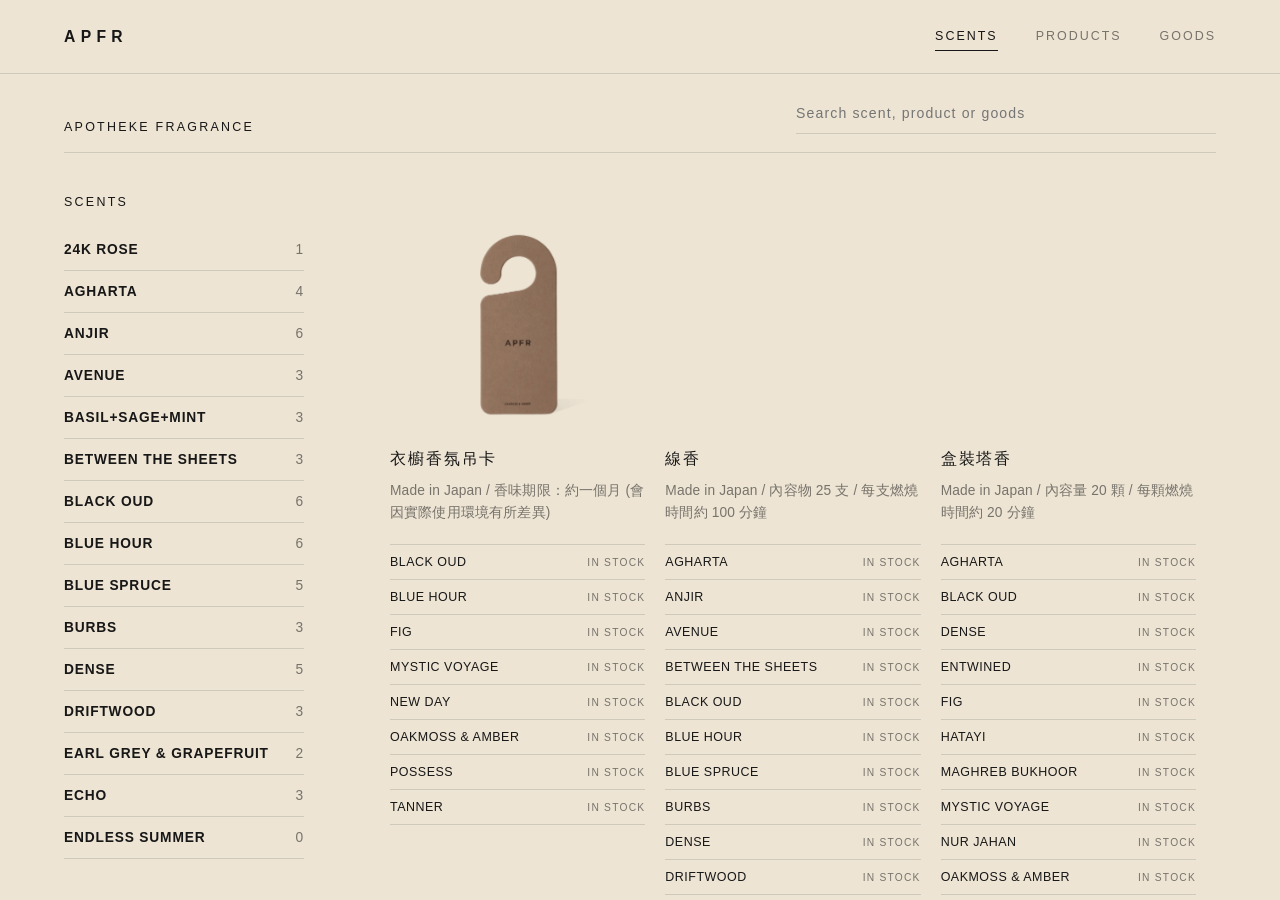
<file: index.html>
<!doctype html>
<html lang="zh-Hant">
  <head>
    <meta charset="UTF-8" />
    <meta http-equiv="refresh" content="0; url=customer-inventory.html" />
    <meta name="viewport" content="width=device-width, initial-scale=1.0" />
    <title>APFR</title>
  </head>
  <body></body>
</html>
</file>
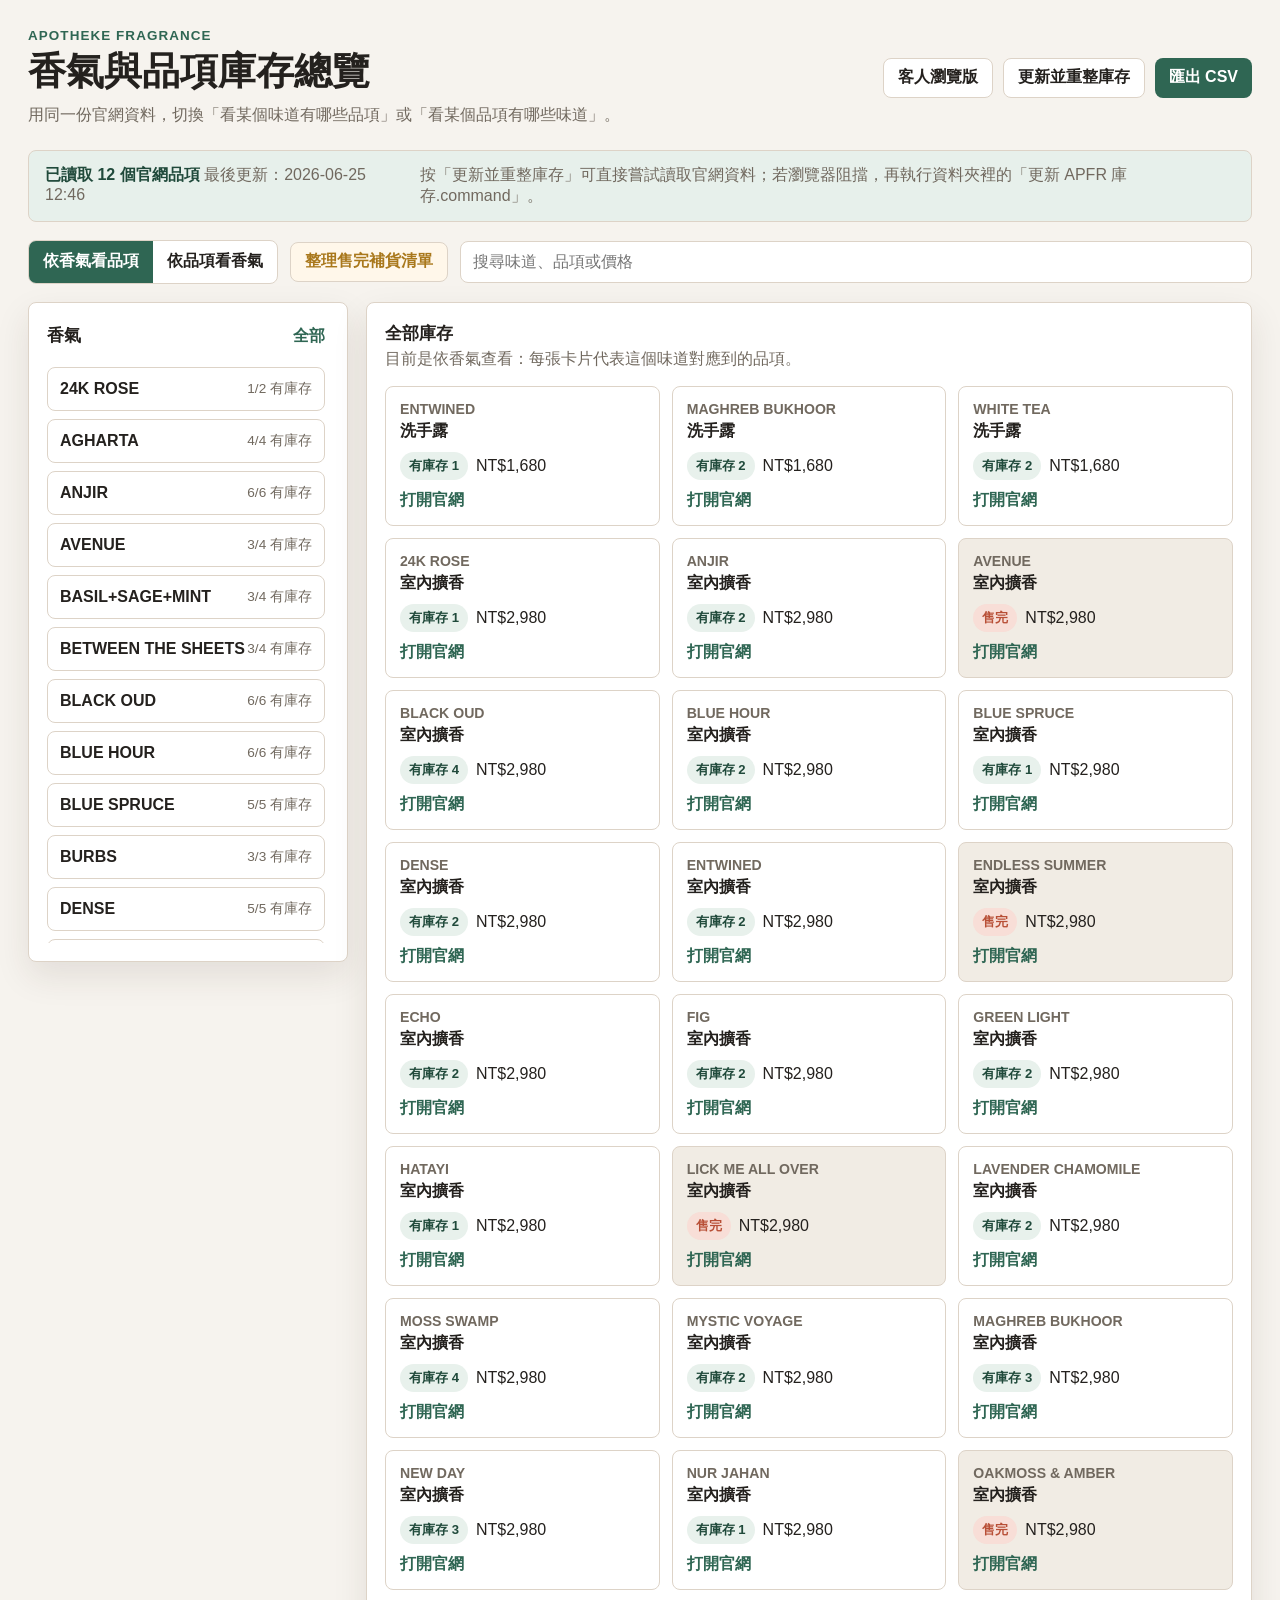
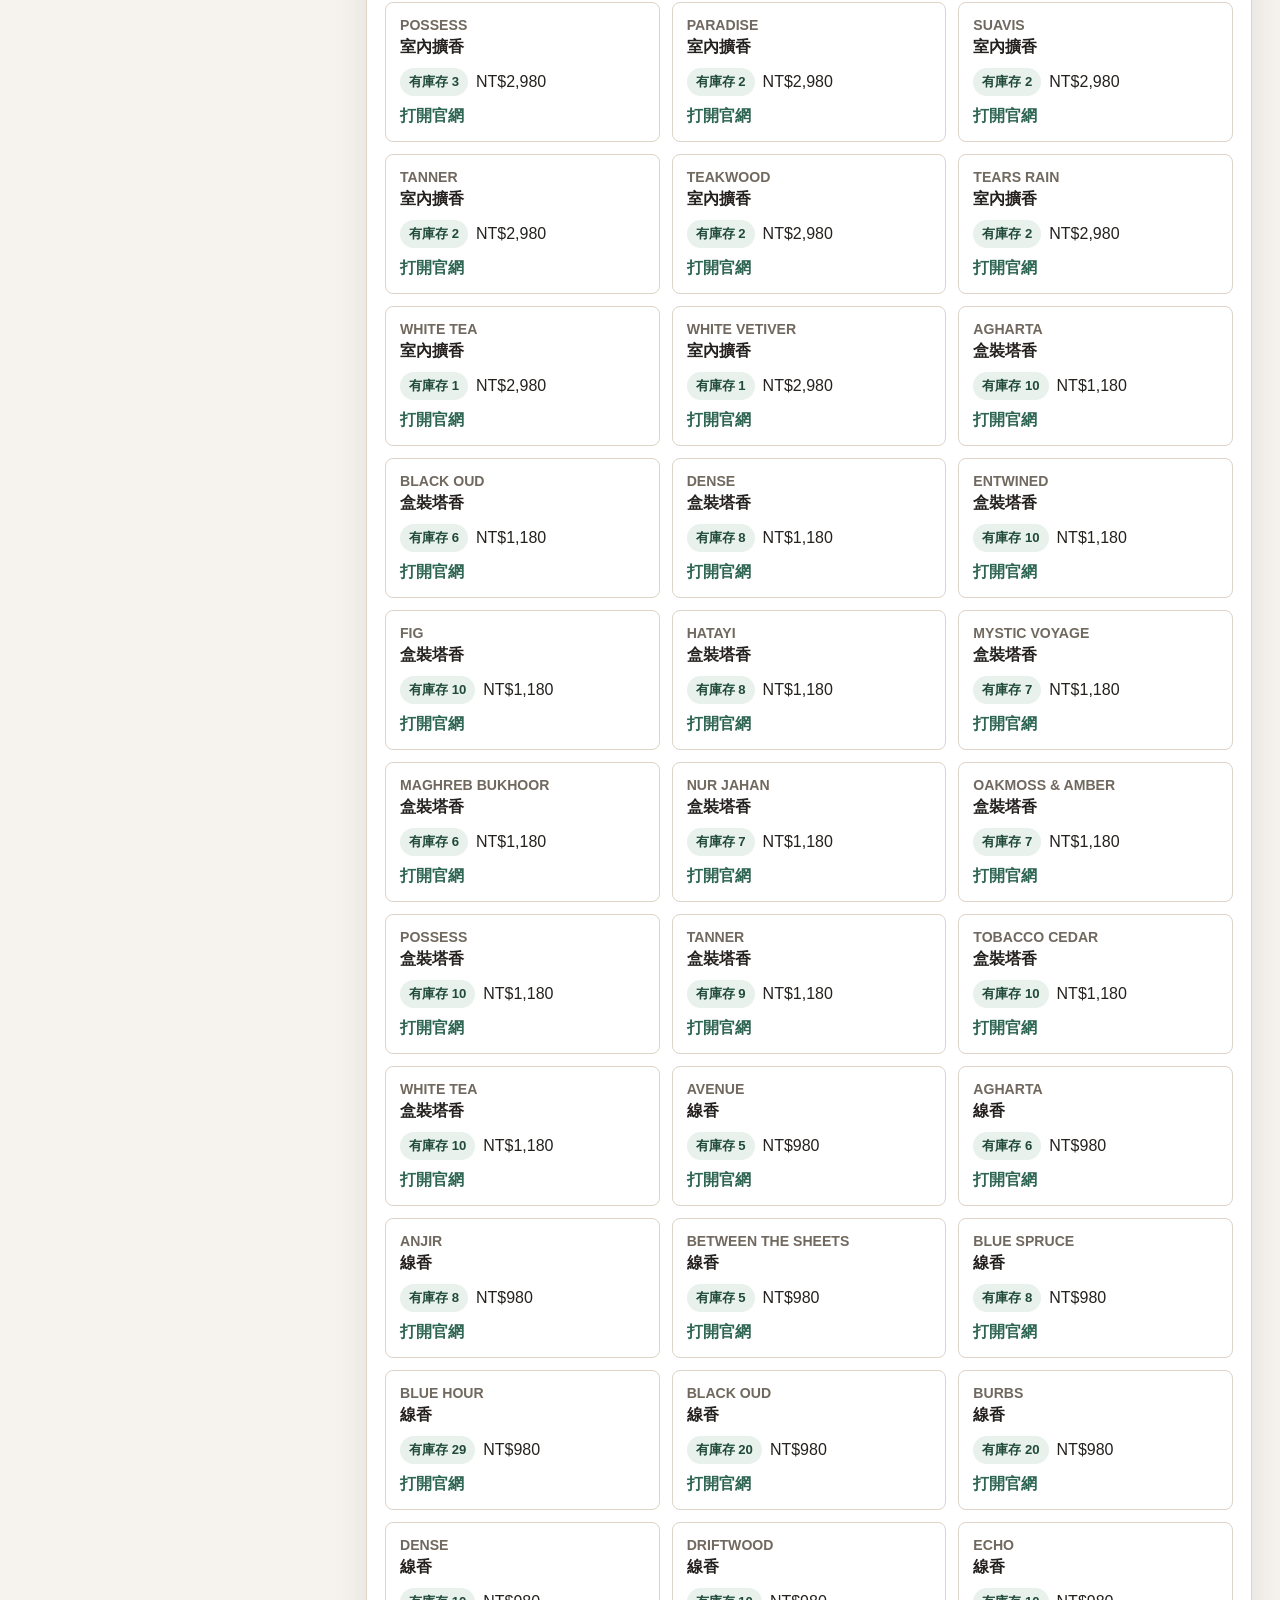
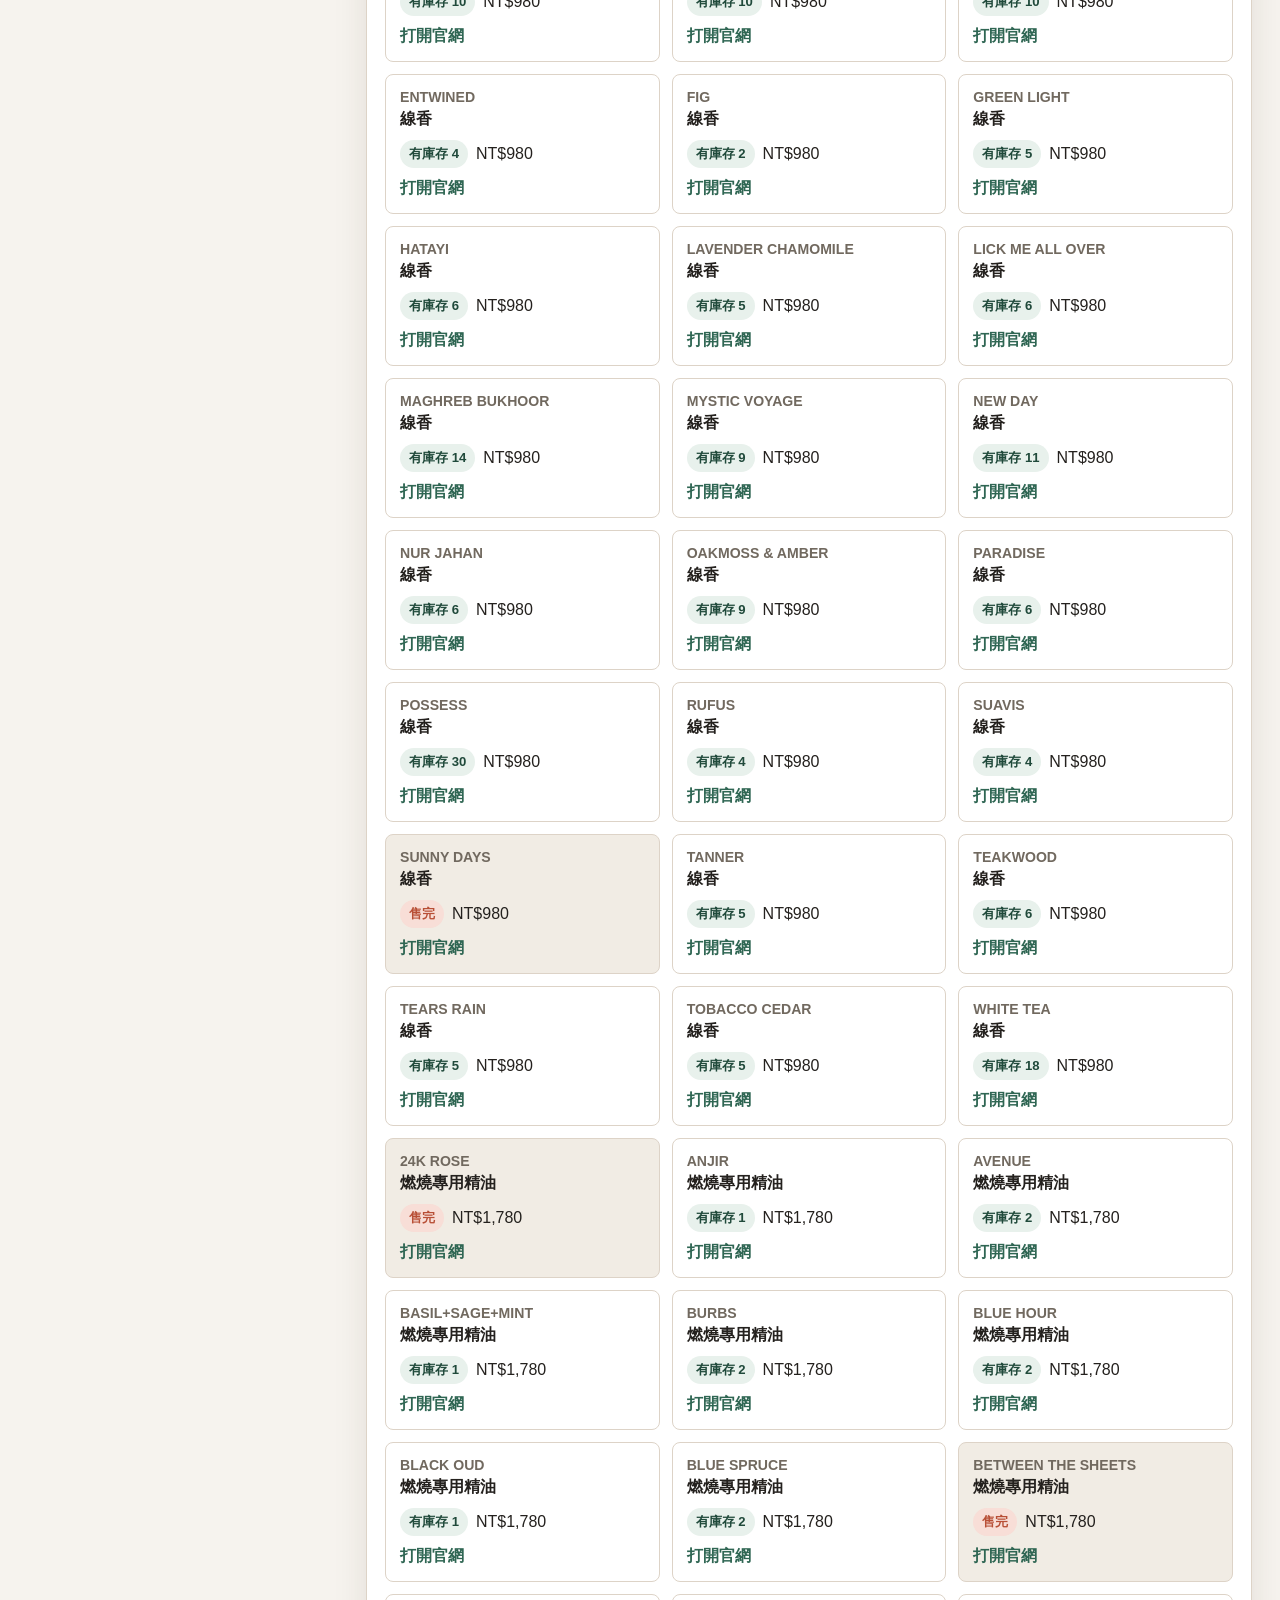
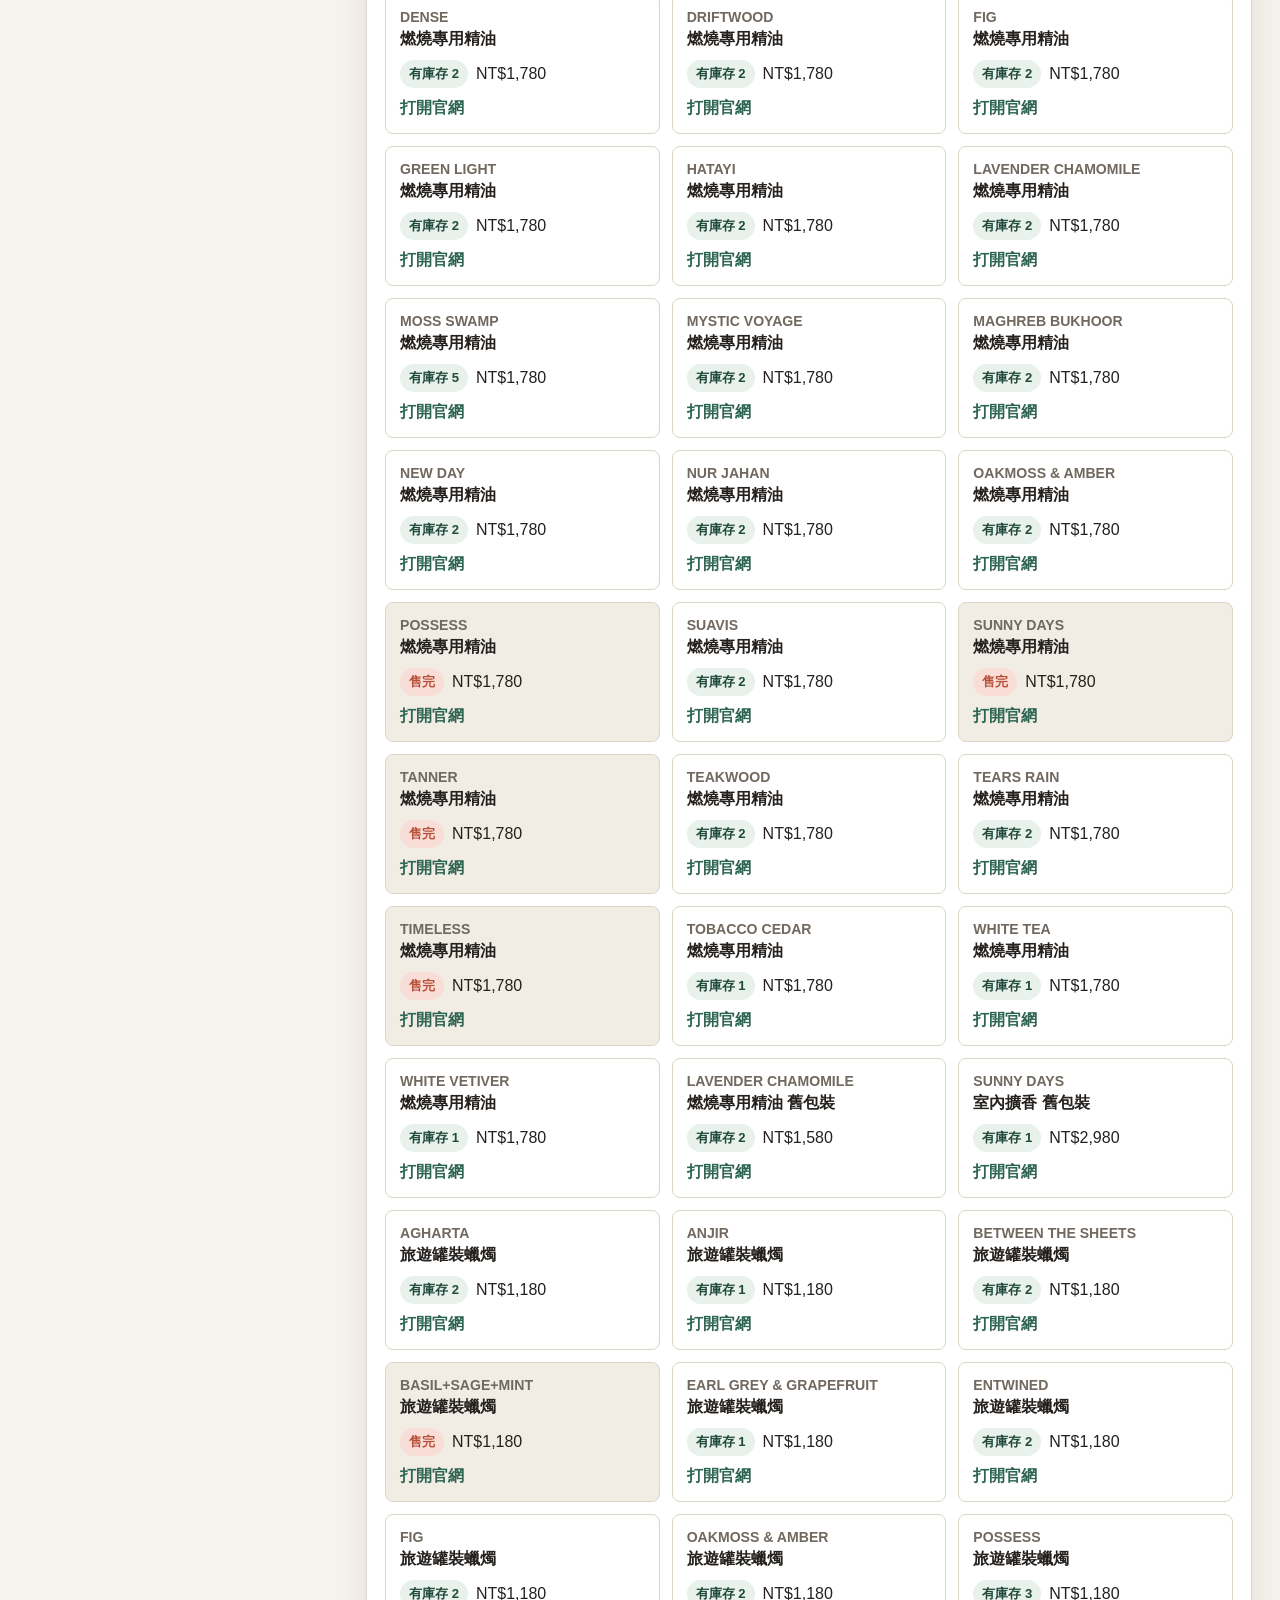
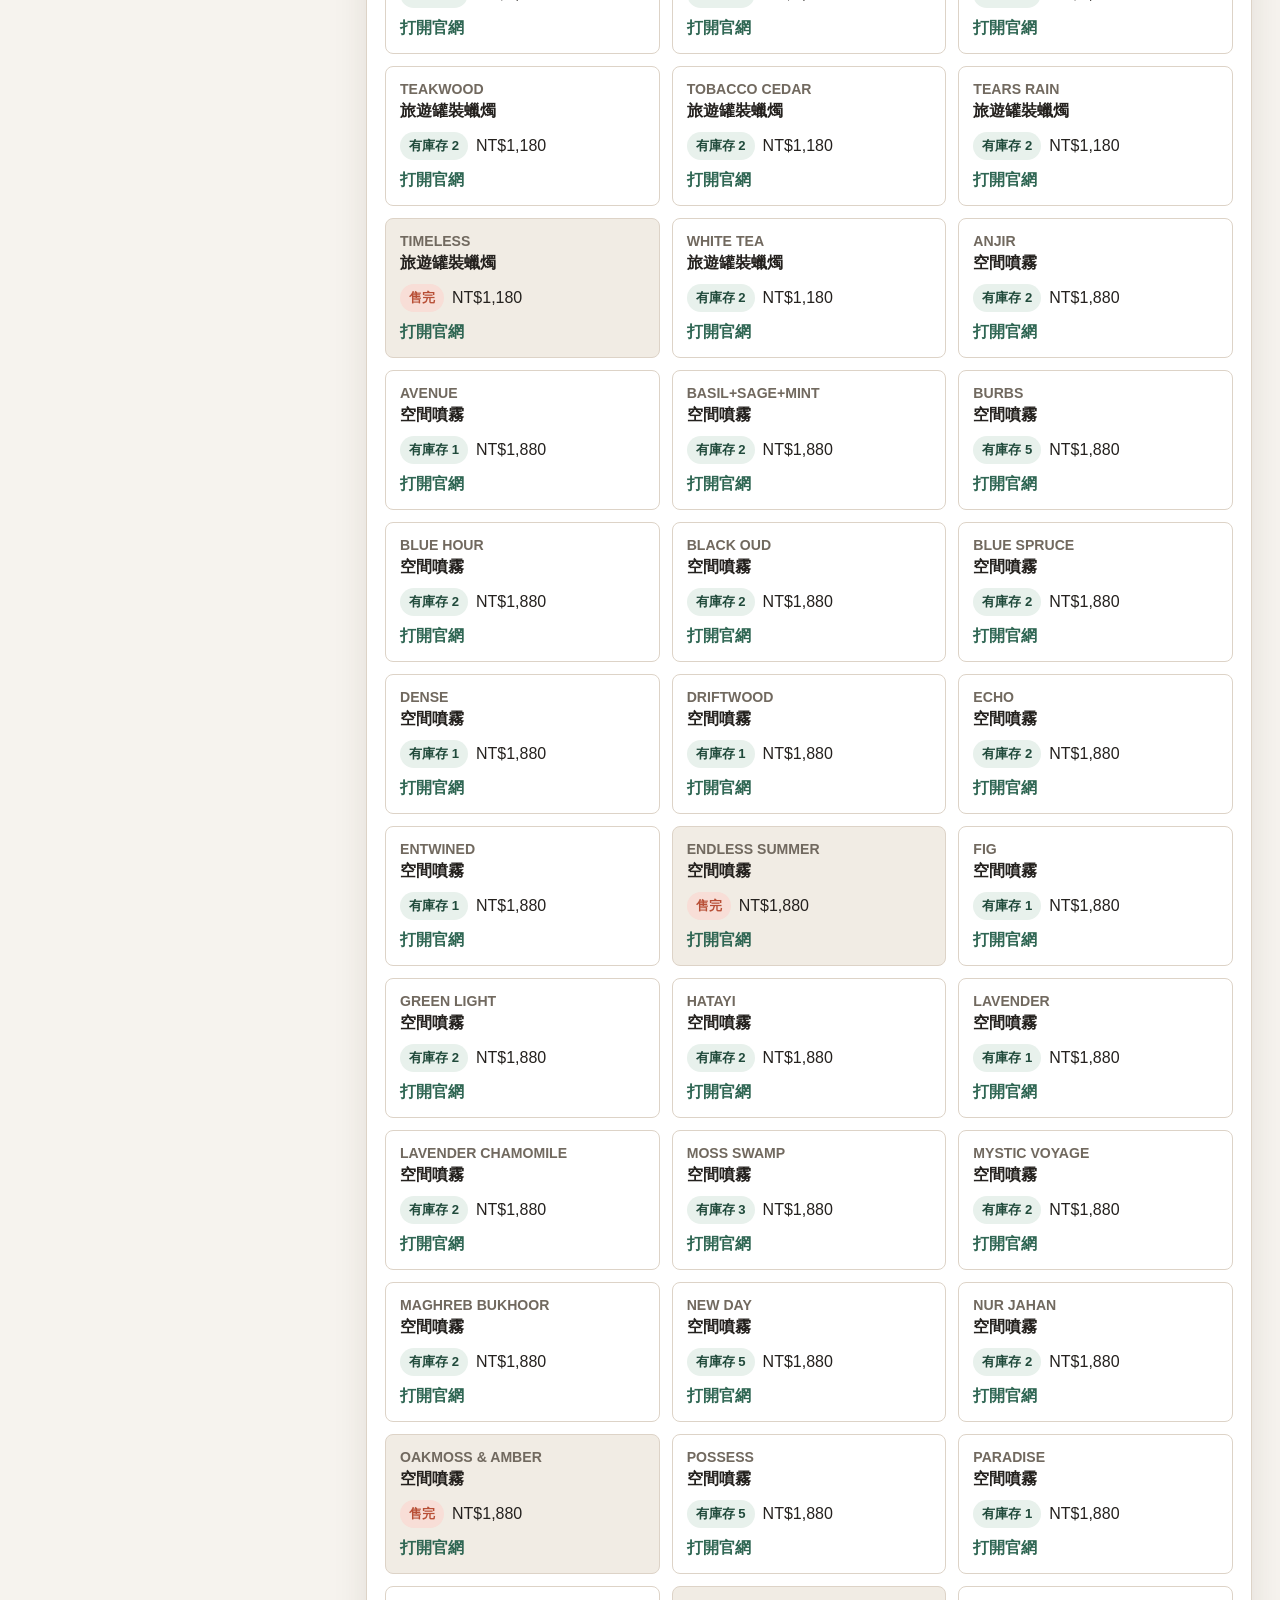
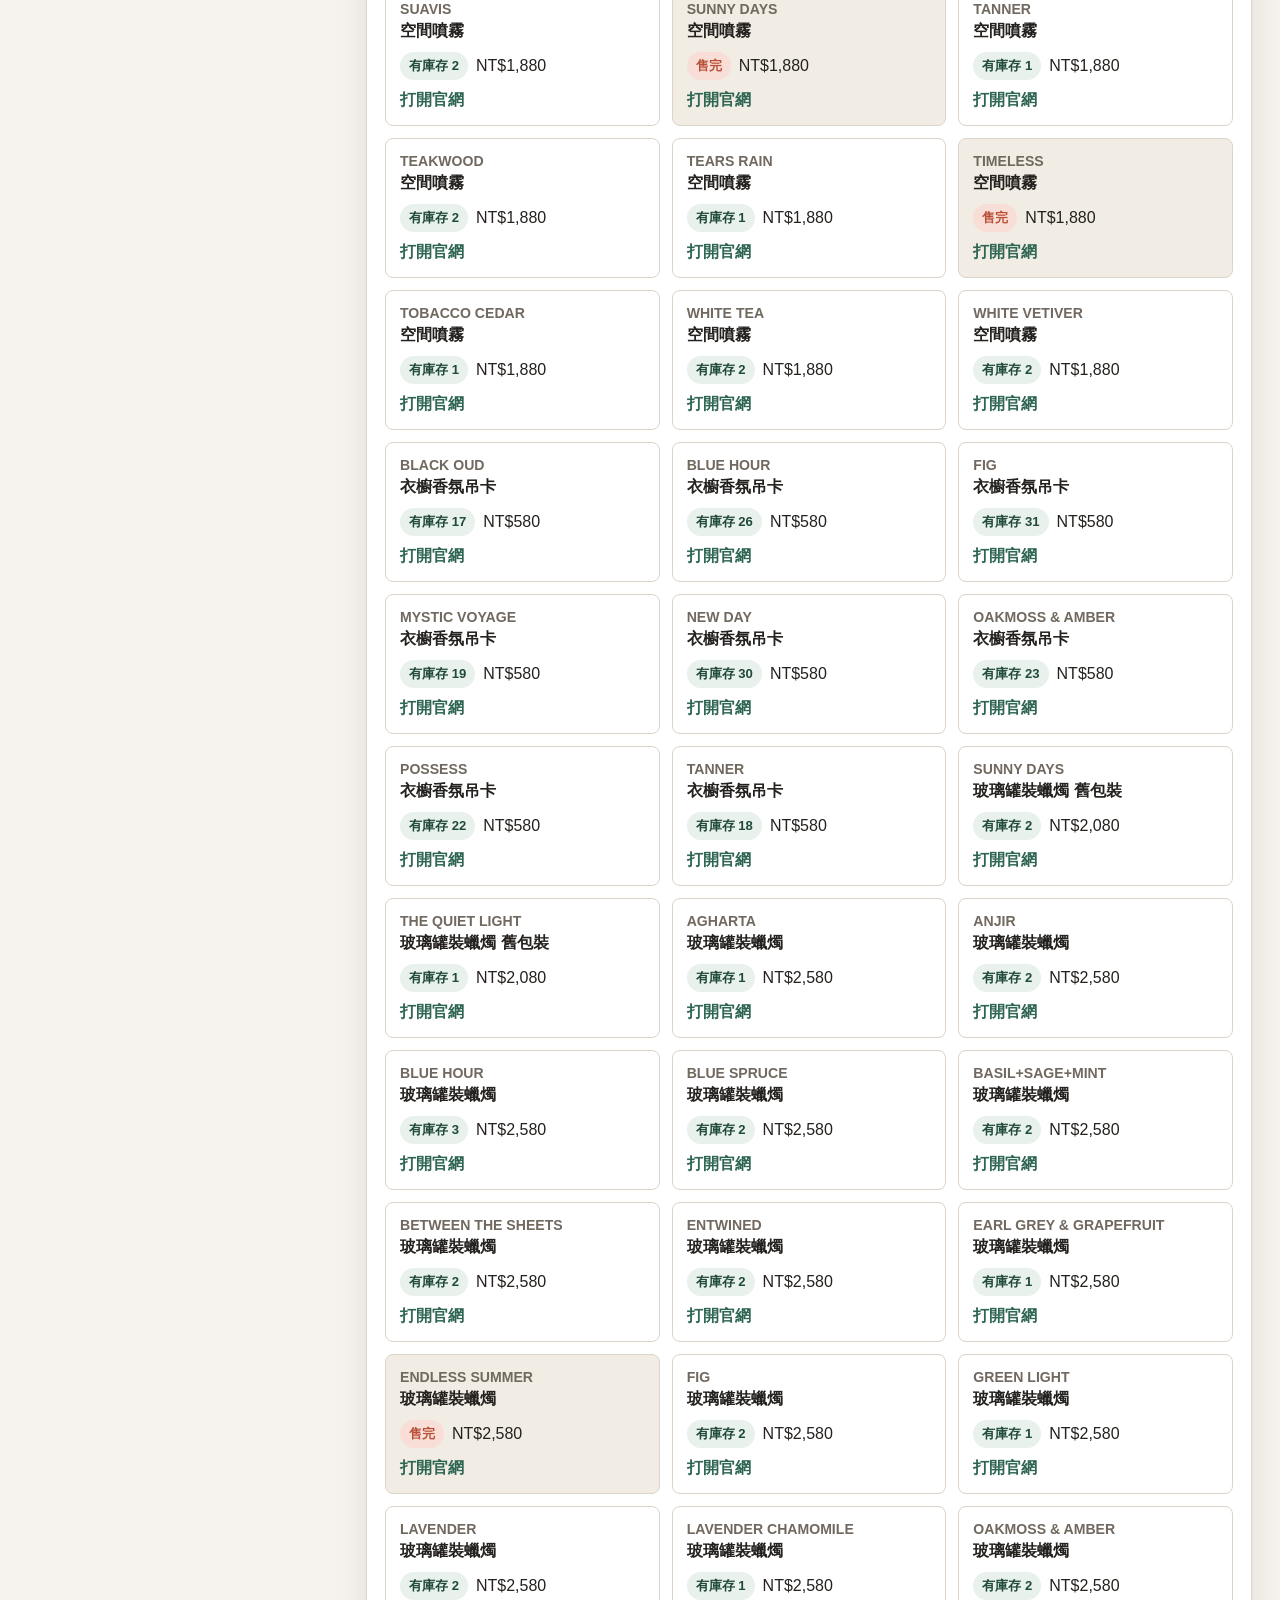
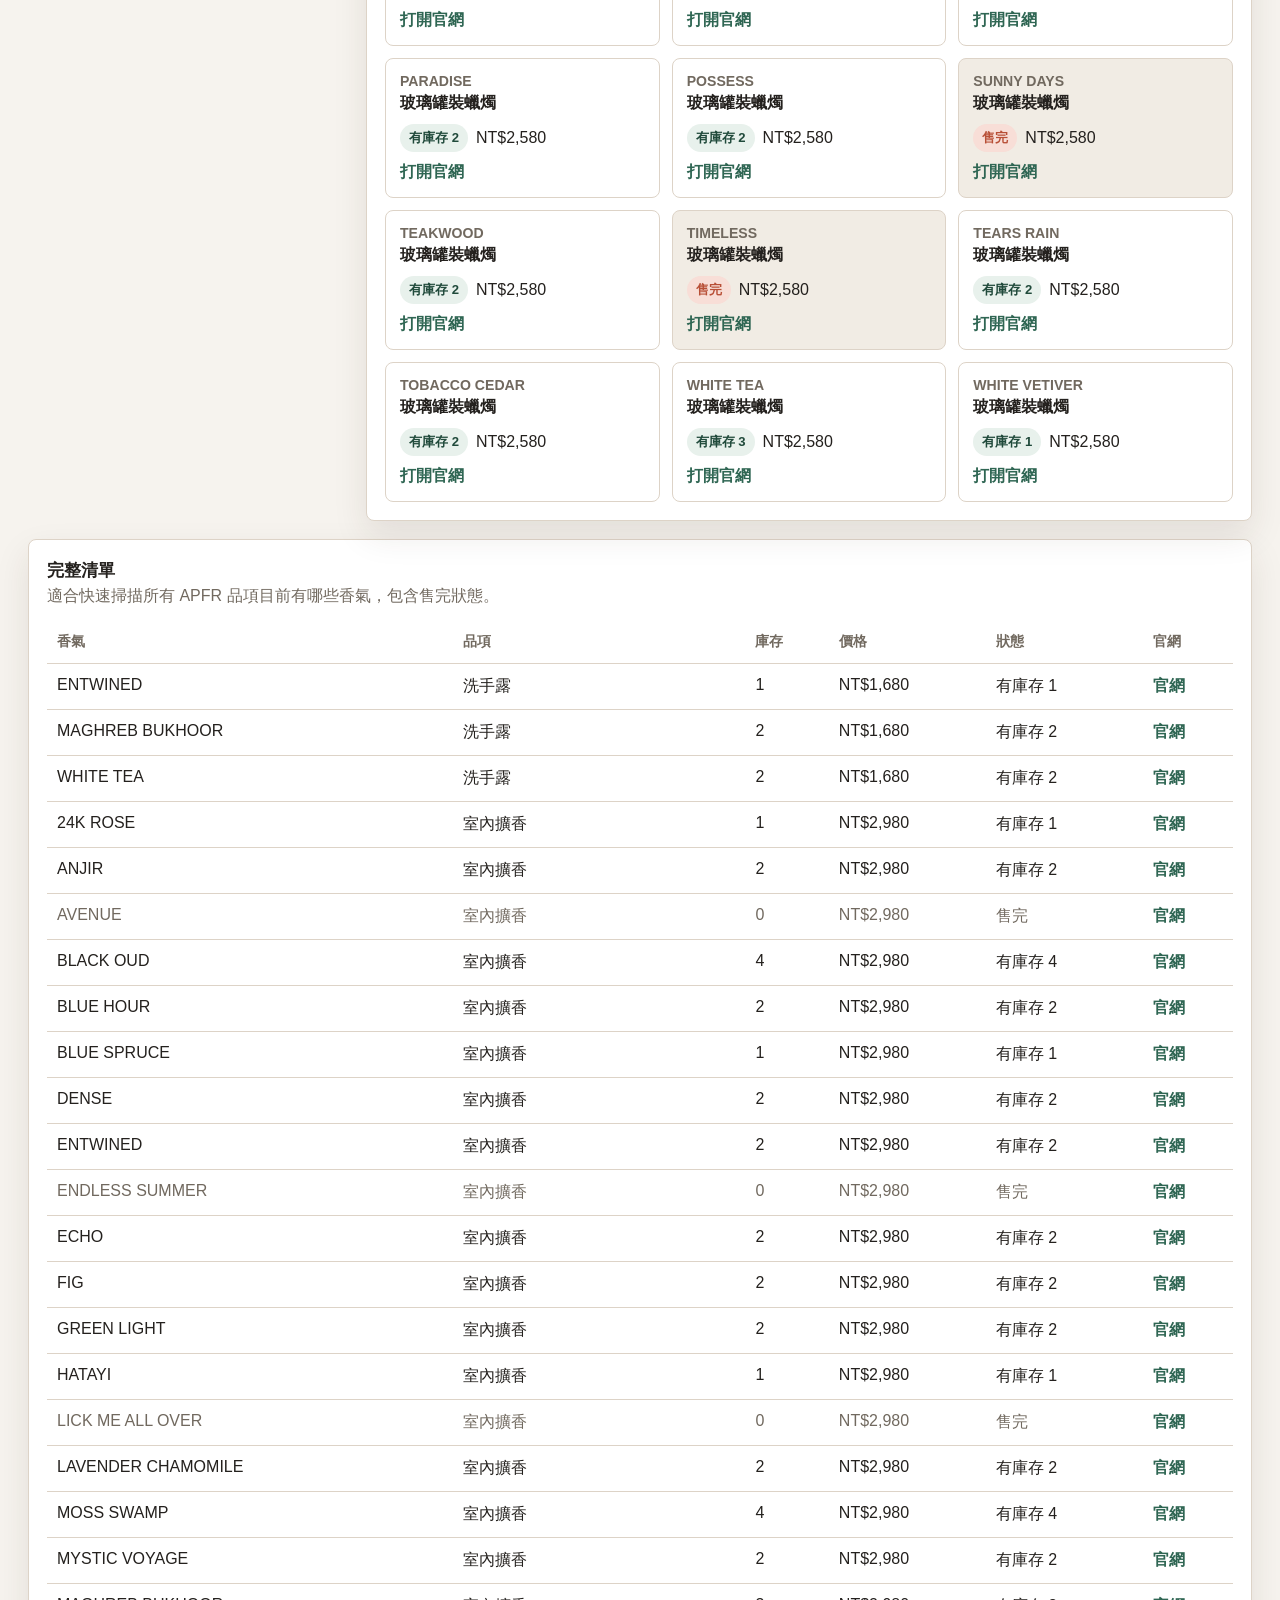
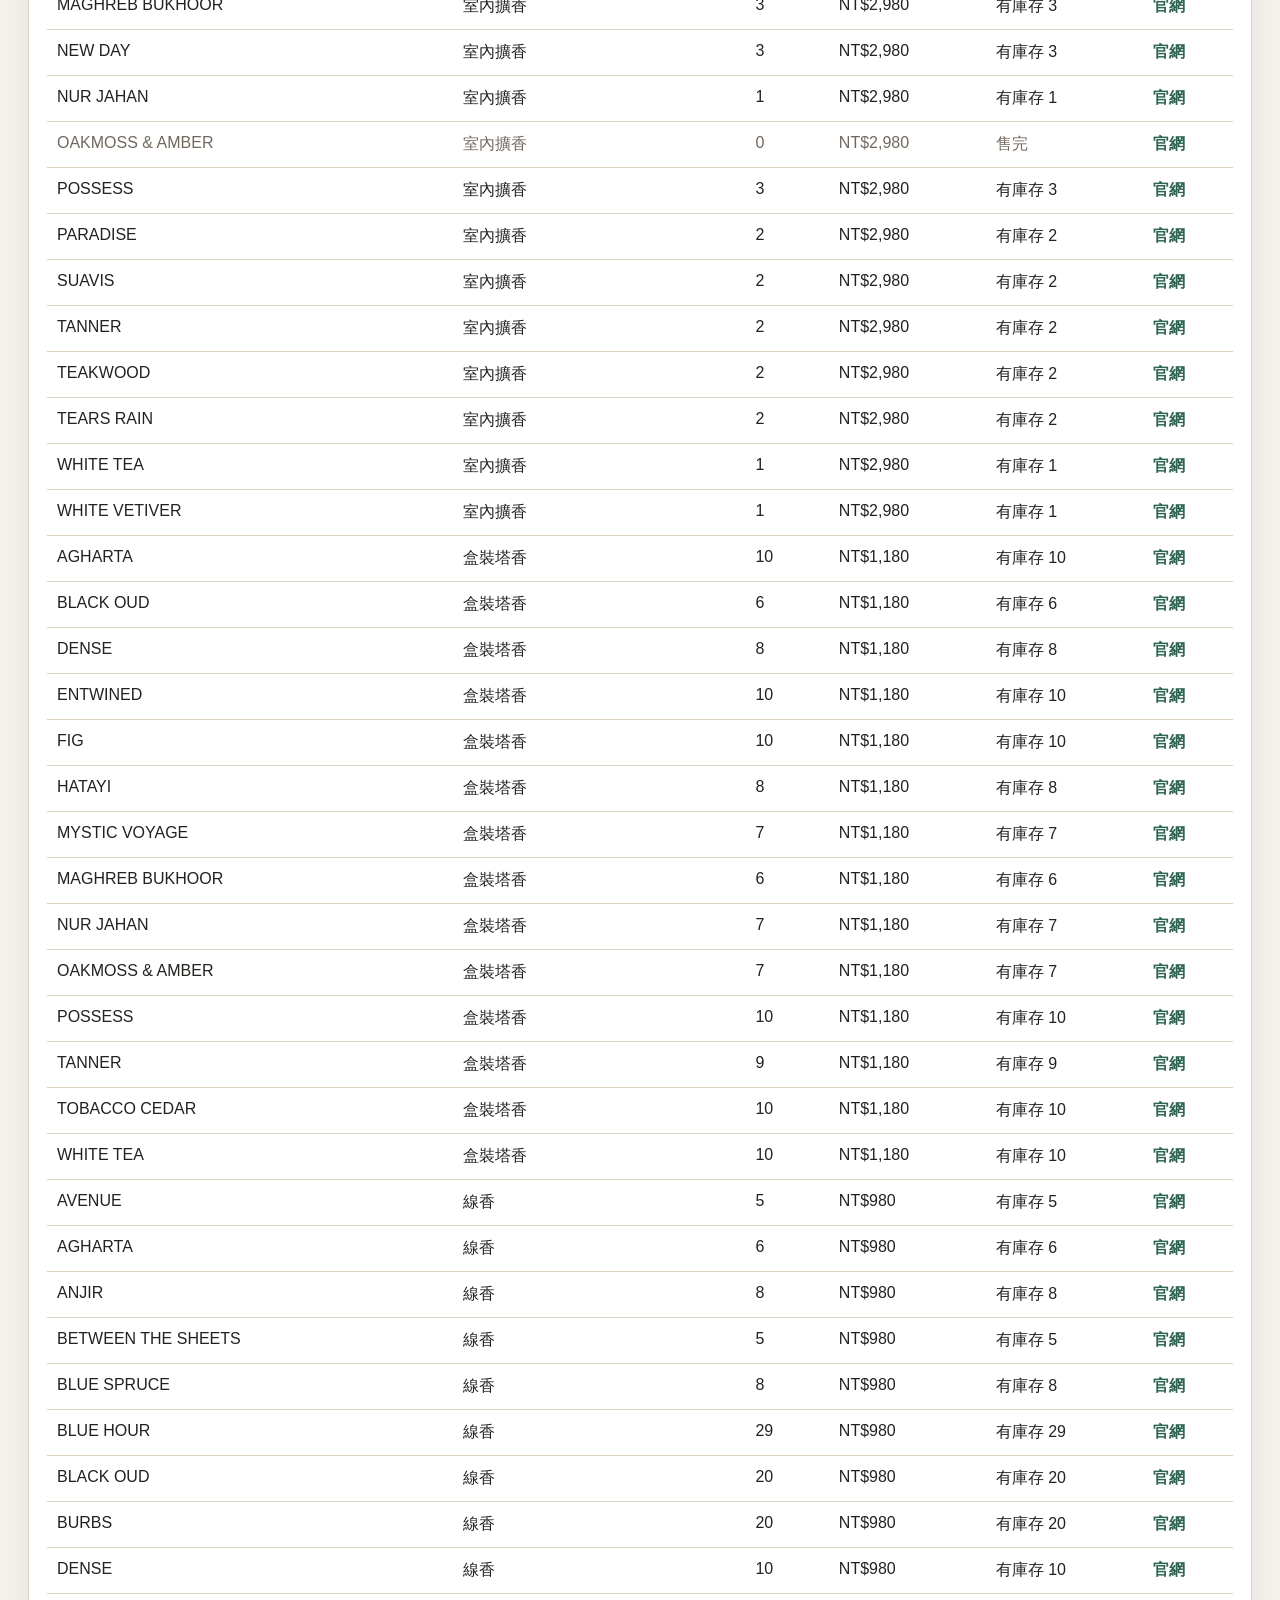
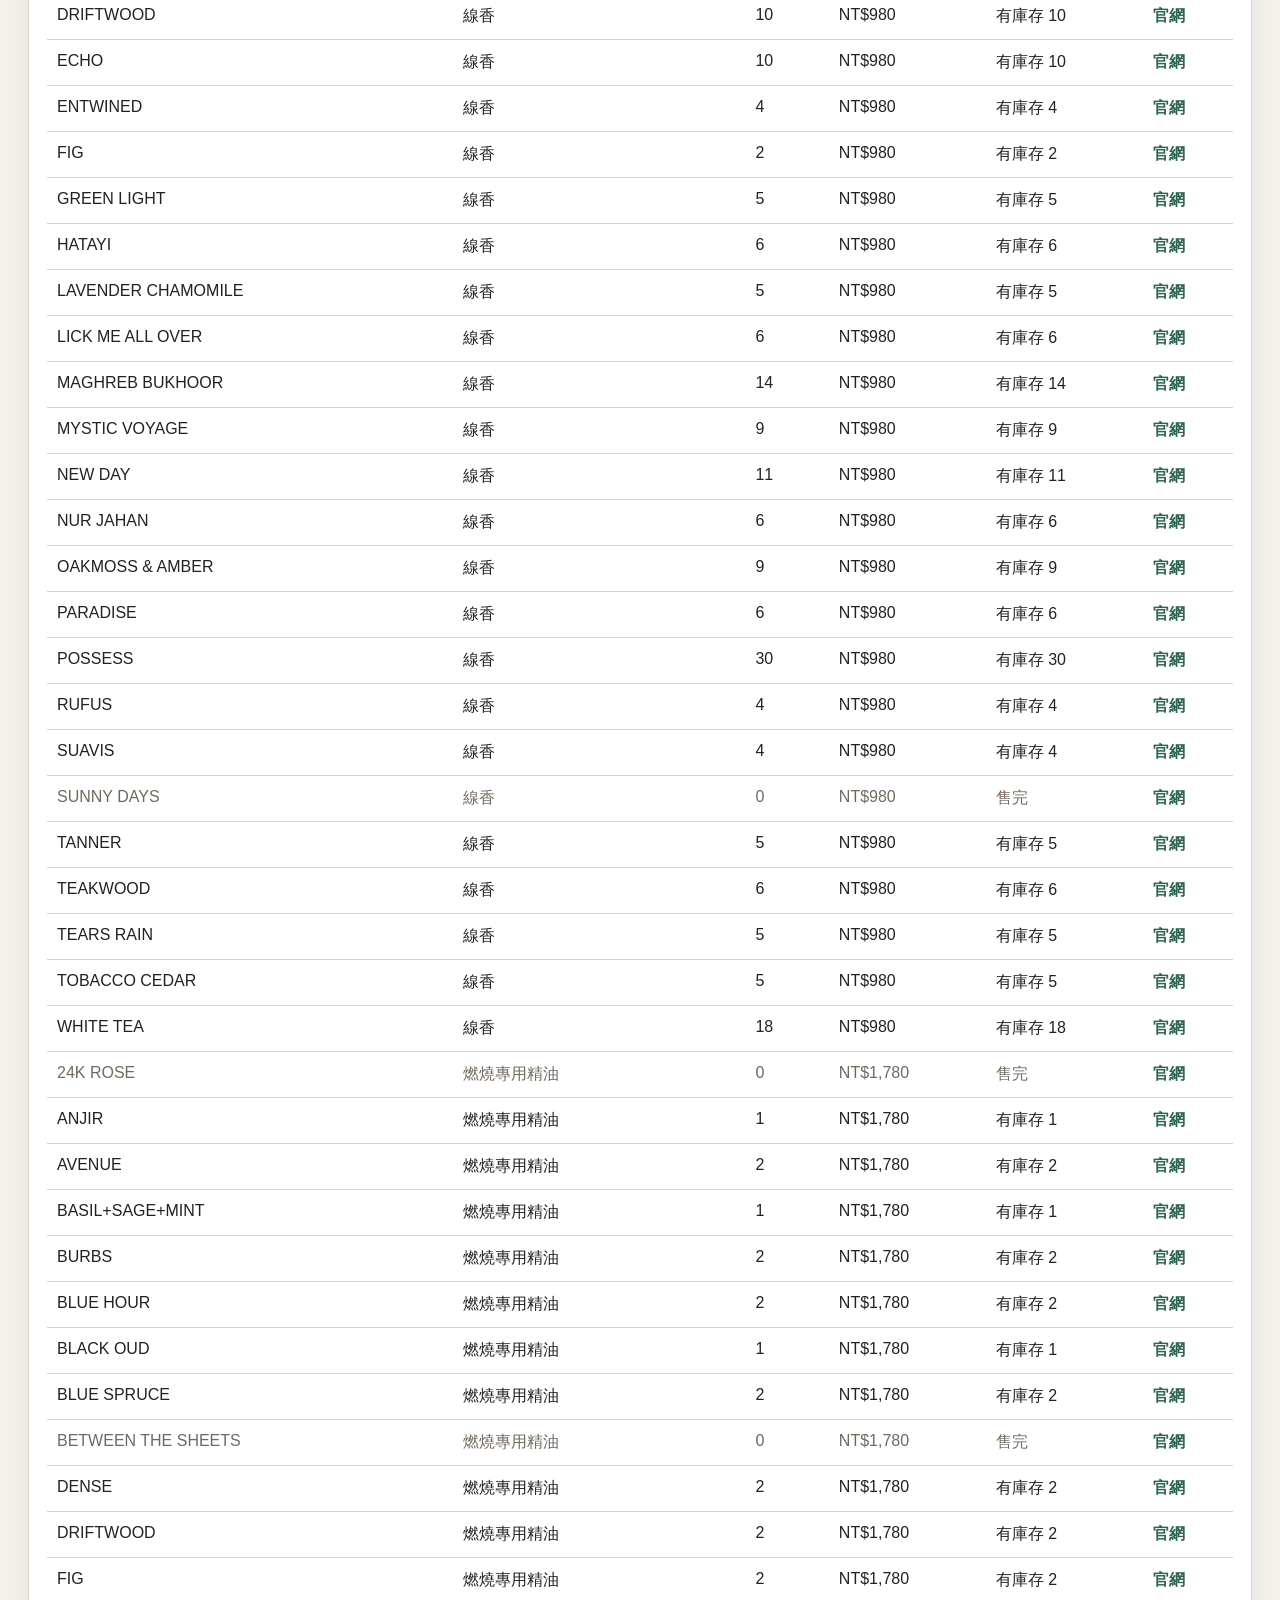
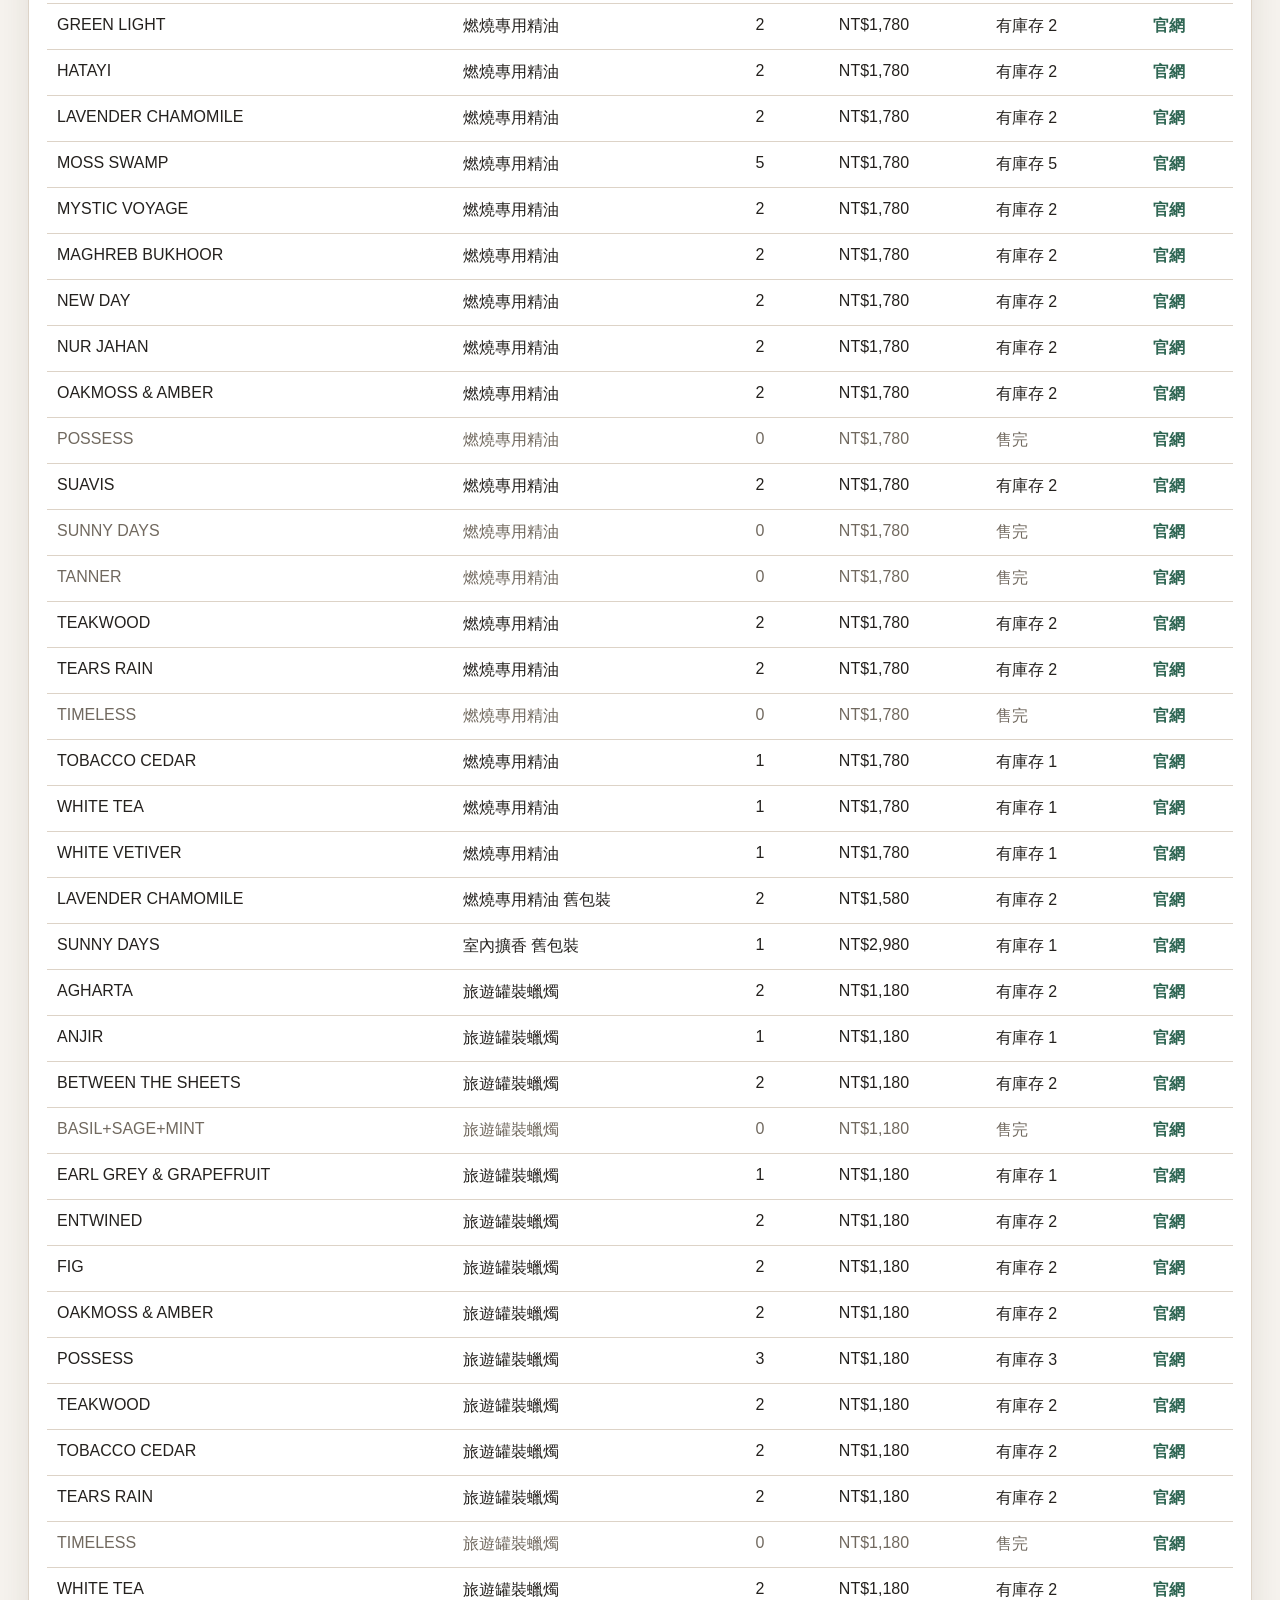
<file: apfr-inventory.html>
<!doctype html>
<html lang="zh-Hant">
  <head>
    <meta charset="UTF-8" />
    <meta name="viewport" content="width=device-width, initial-scale=1.0" />
    <title>APFR 官網庫存總覽</title>
    <link rel="stylesheet" href="styles.css" />
    <link rel="stylesheet" href="apfr.css" />
  </head>
  <body>
    <div class="app-shell">
      <header class="topbar">
        <div>
          <p class="eyebrow">APOTHEKE FRAGRANCE</p>
          <h1>香氣與品項庫存總覽</h1>
          <p class="lead">用同一份官網資料，切換「看某個味道有哪些品項」或「看某個品項有哪些味道」。</p>
        </div>
        <div class="top-actions">
          <a class="ghost-link" href="customer-inventory.html">客人瀏覽版</a>
          <button class="ghost-button" id="syncNowButton" type="button">更新並重整庫存</button>
          <button class="primary-button" id="exportCsvButton" type="button">匯出 CSV</button>
        </div>
      </header>

      <main>
        <section class="sync-panel">
          <div>
            <strong id="syncStatus">讀取庫存資料中</strong>
            <span id="syncTime"></span>
          </div>
          <p id="syncHint">按「更新並重整庫存」可直接嘗試讀取官網資料；若瀏覽器阻擋，再執行資料夾裡的「更新 APFR 庫存.command」。</p>
        </section>

        <section class="view-controls">
          <div class="segmented-control" aria-label="檢視方式">
            <button class="active" data-view="scent" type="button">依香氣看品項</button>
            <button data-view="product" type="button">依品項看香氣</button>
          </div>
          <button class="ghost-button restock-button" id="restockButton" type="button">整理售完補貨清單</button>
          <input id="searchInput" type="search" placeholder="搜尋味道、品項或價格" />
        </section>

        <section class="restock-panel" id="restockPanel" hidden>
          <div class="panel-heading">
            <div>
              <h2>售完補貨清單</h2>
              <p id="restockSummary">目前沒有售完品項。</p>
            </div>
            <div class="panel-actions">
              <button class="ghost-button" id="exportRestockButton" type="button">匯出補貨 CSV</button>
              <button class="text-button" id="closeRestockButton" type="button">收起</button>
            </div>
          </div>
          <div class="segmented-control restock-view-control" aria-label="補貨清單整理方式">
            <button class="active" data-restock-view="product" type="button">依品項整理</button>
            <button data-restock-view="scent" type="button">依味道整理</button>
          </div>
          <div class="restock-list" id="restockList"></div>
          <p class="empty-state" id="emptyRestock" hidden>目前沒有售完品項需要補貨。</p>
        </section>

        <section class="workspace apfr-workspace">
          <aside class="sidebar" aria-label="清單">
            <div class="panel-heading">
              <h2 id="listTitle">香氣</h2>
              <button class="text-button" id="clearSelectionButton" type="button">全部</button>
            </div>
            <div class="fragrance-list apfr-list" id="optionList"></div>
          </aside>

          <section class="content-panel">
            <div class="toolbar">
              <div>
                <h2 id="currentTitle">全部庫存</h2>
                <p id="currentSubtitle">每張卡片都是一個官網品項與香氣的庫存組合。</p>
              </div>
            </div>
            <div class="result-grid" id="resultGrid"></div>
            <p class="empty-state" id="emptyState" hidden>目前沒有符合條件的庫存。</p>
          </section>
        </section>

        <section class="orders-panel">
          <div class="panel-heading">
            <div>
              <h2>完整清單</h2>
              <p>適合快速掃描所有 APFR 品項目前有哪些香氣，包含售完狀態。</p>
            </div>
          </div>
          <div class="inventory-table-wrap">
            <table class="inventory-table">
              <thead>
                <tr>
                  <th>香氣</th>
                  <th>品項</th>
                  <th>庫存</th>
                  <th>價格</th>
                  <th>狀態</th>
                  <th>官網</th>
                </tr>
              </thead>
              <tbody id="inventoryTableBody"></tbody>
            </table>
          </div>
        </section>
      </main>
    </div>

    <script src="inventory-data.js"></script>
    <script src="apfr-app.js"></script>
  </body>
</html>
</file>
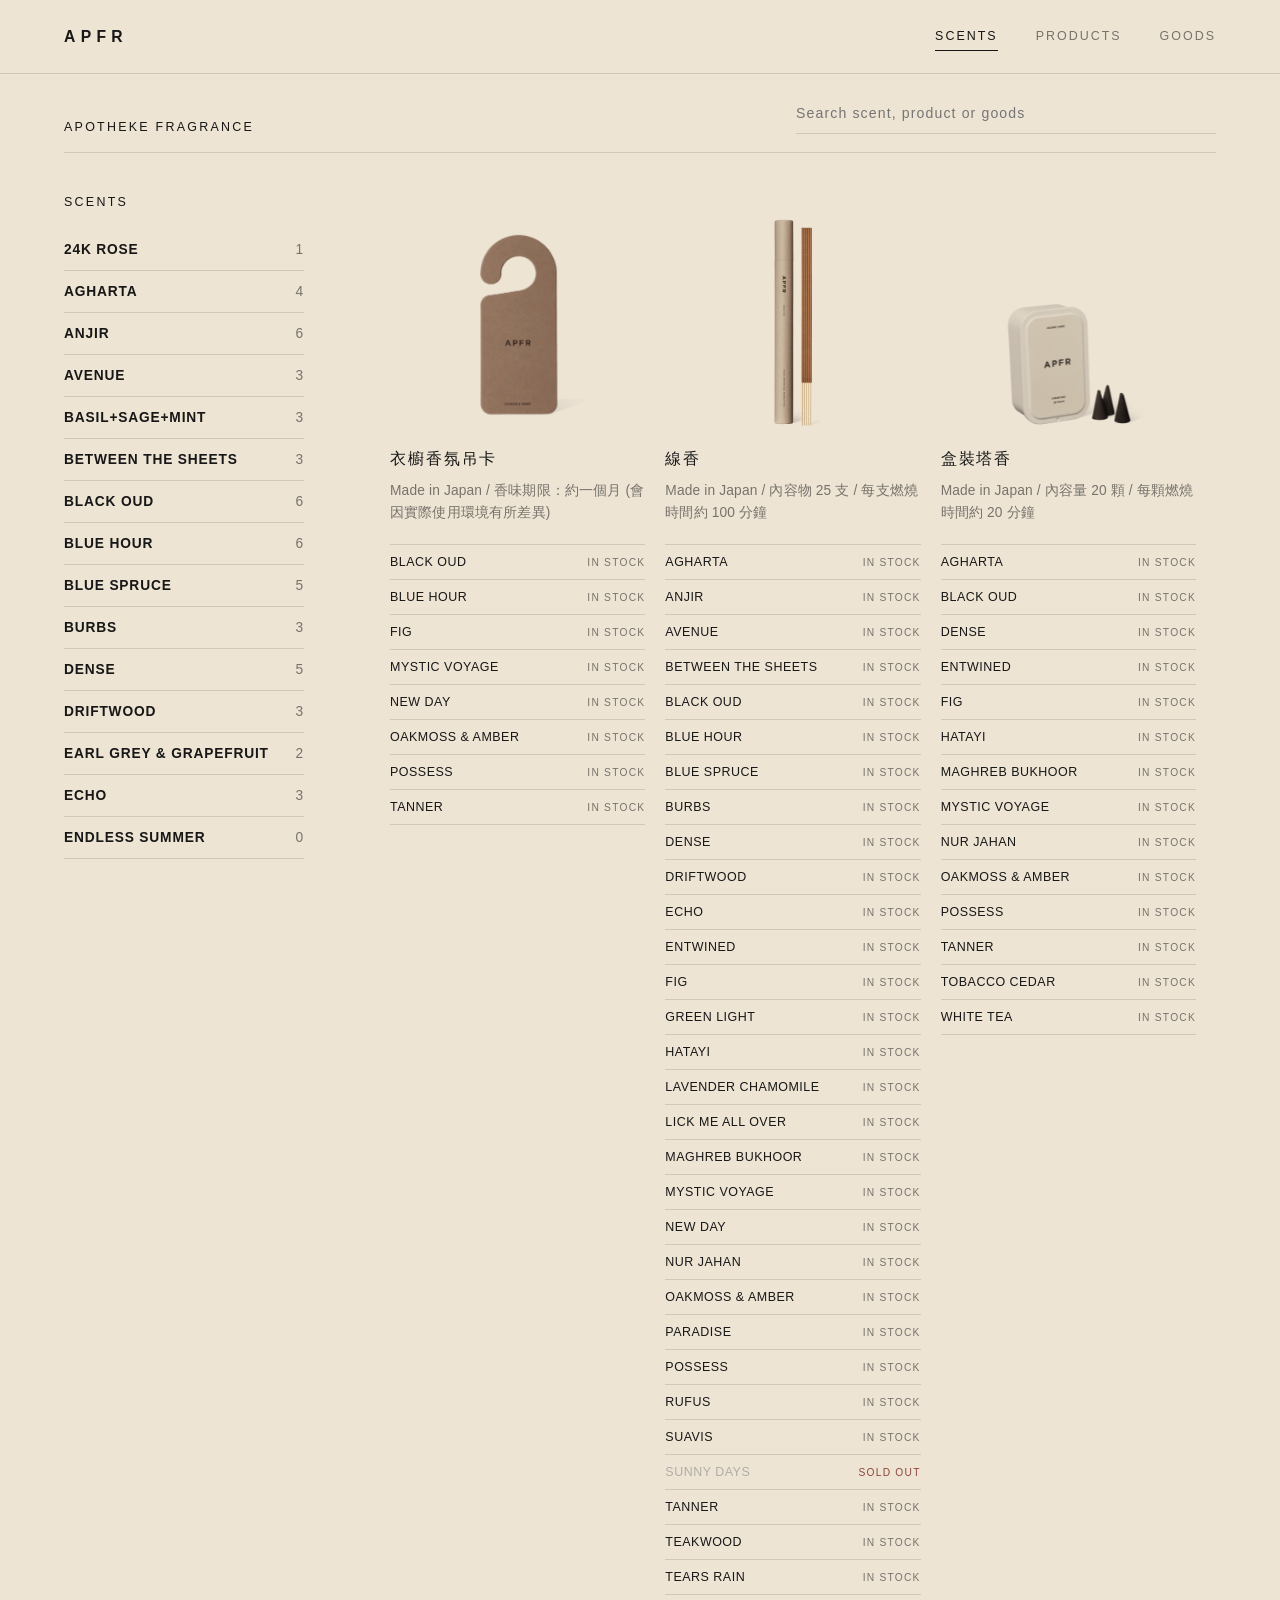
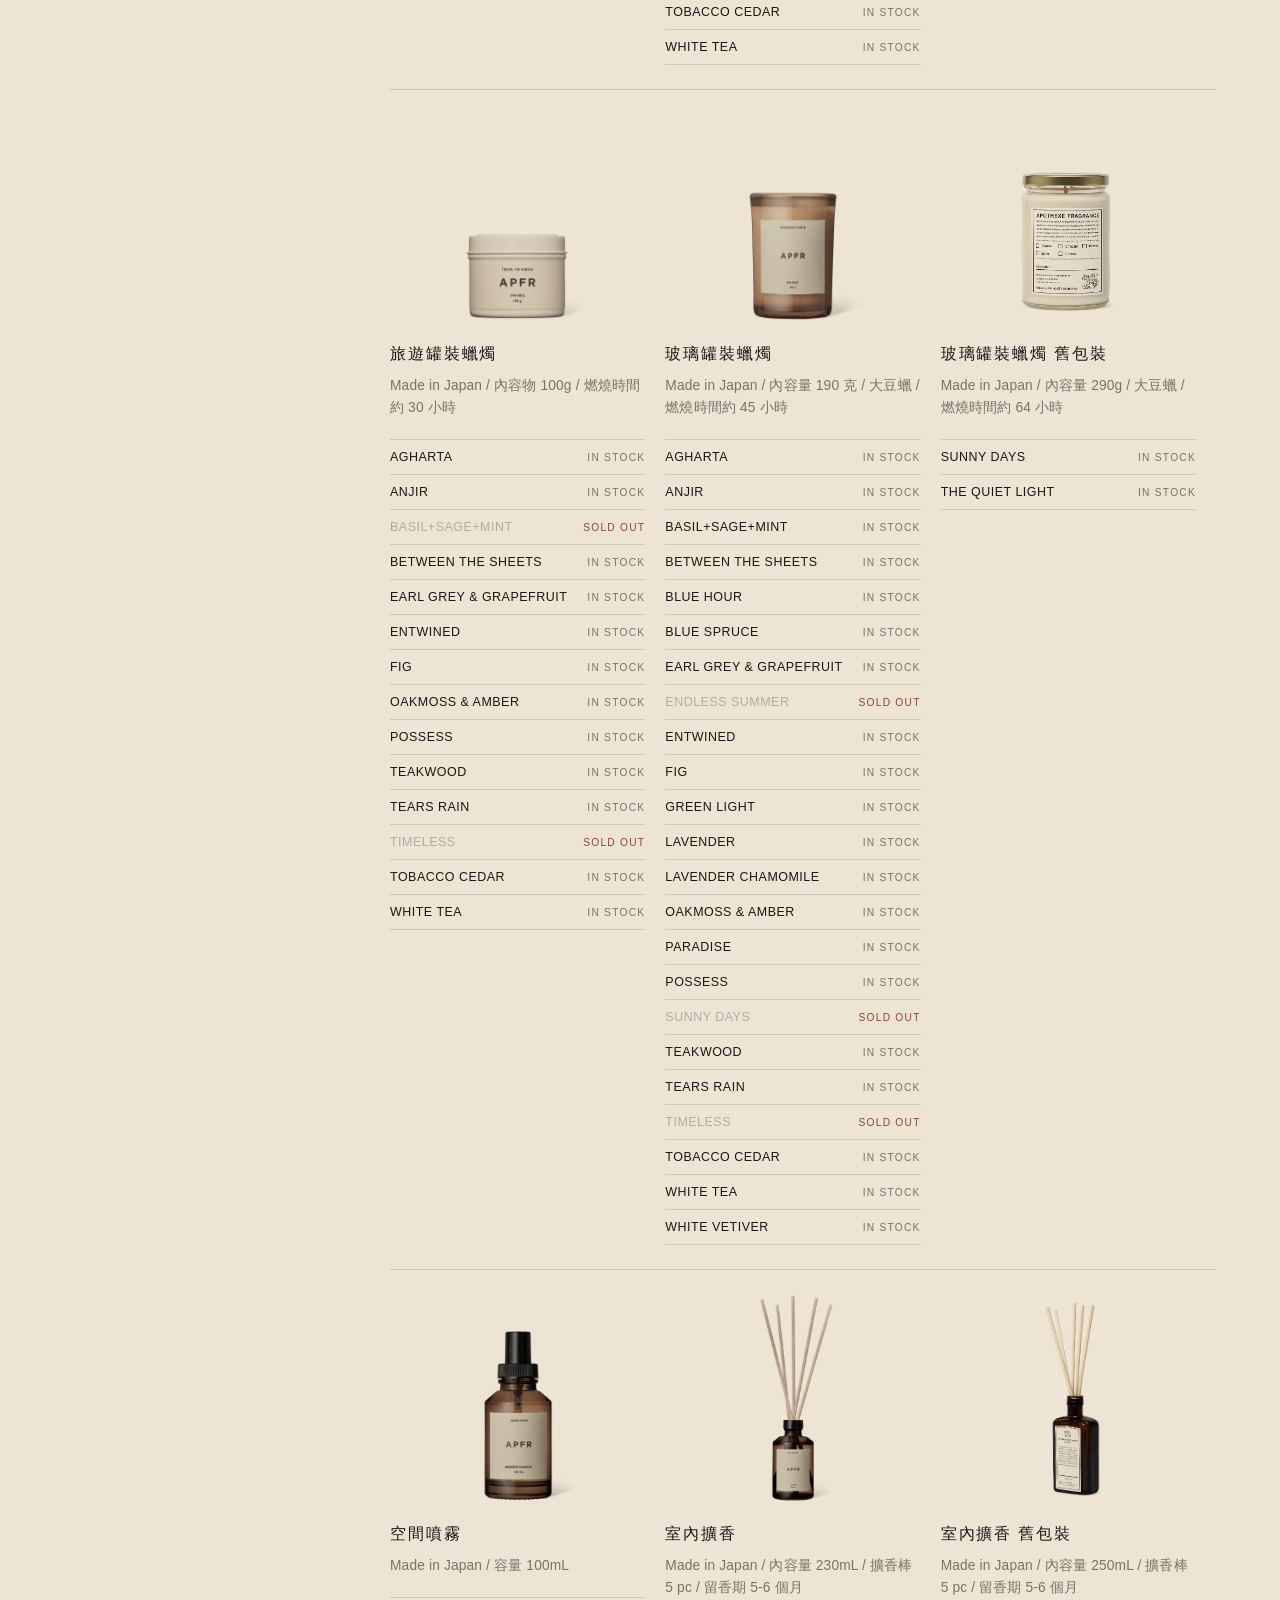
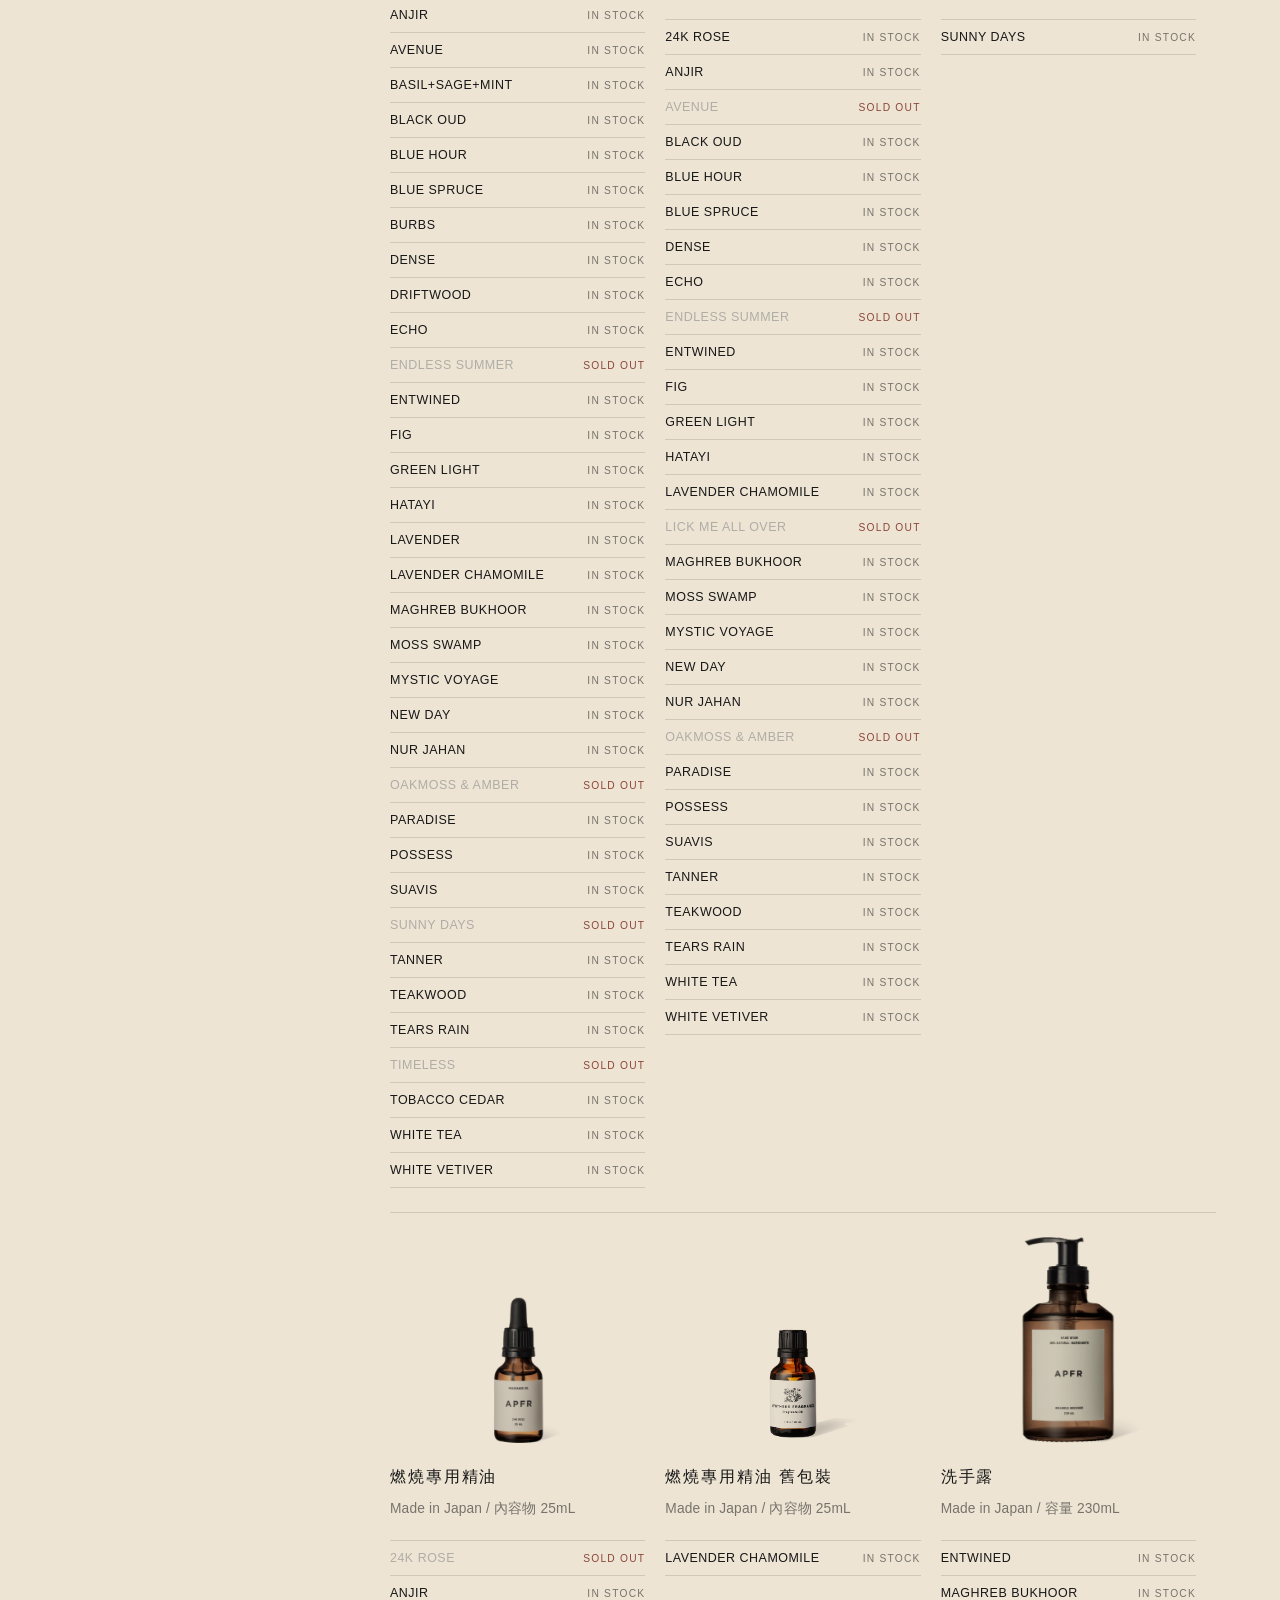
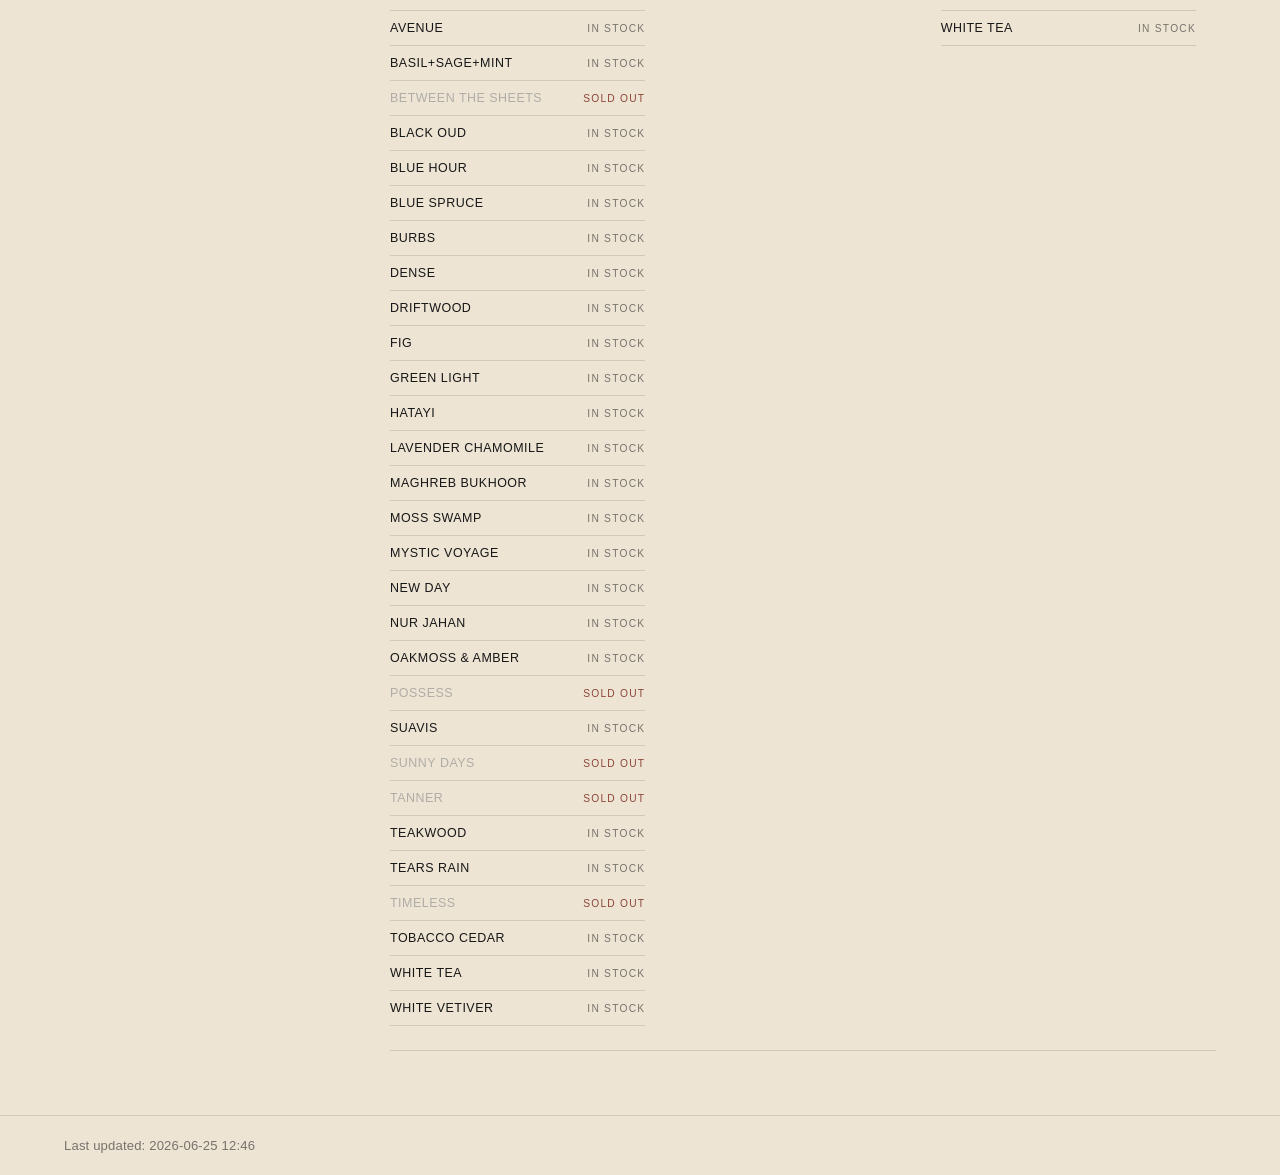
<file: customer-inventory.html>
<!doctype html>
<html lang="zh-Hant">
  <head>
    <meta charset="UTF-8" />
    <meta name="viewport" content="width=device-width, initial-scale=1.0" />
    <title>APFR Scent List</title>
    <link rel="stylesheet" href="customer.css" />
  </head>
  <body>
    <header class="site-header">
      <a class="brand" href="customer-inventory.html">APFR</a>
      <nav aria-label="瀏覽方式">
        <button class="nav-button active" data-view="scent" type="button">Scents</button>
        <button class="nav-button" data-view="product" type="button">Products</button>
        <button class="nav-button" data-view="goods" type="button">Goods</button>
      </nav>
    </header>

    <main>
      <section class="tools" aria-label="搜尋與篩選">
        <p class="tools-kicker">APOTHEKE FRAGRANCE</p>
        <input id="searchInput" type="search" placeholder="Search scent, product or goods" />
      </section>

      <section class="catalog-layout" id="catalogLayout">
        <aside class="index-panel" id="indexPanel" aria-label="項目索引">
          <h2 id="indexTitle">Scents</h2>
          <div class="index-list" id="indexList"></div>
        </aside>

        <section class="detail-panel">
          <article class="feature-panel" id="featurePanel" hidden></article>
          <div class="customer-grid" id="customerGrid"></div>
          <p class="empty-state" id="emptyState" hidden>No matching items.</p>
        </section>
      </section>
    </main>

    <footer>
      <span id="updatedAt">Inventory sync time unavailable.</span>
    </footer>

    <script src="inventory-data.js"></script>
    <script src="customer-app.js"></script>
  </body>
</html>
</file>
<file: styles.css>
:root {
  color-scheme: light;
  --bg: #f6f3ee;
  --surface: #ffffff;
  --surface-muted: #f1ece4;
  --ink: #24211e;
  --muted: #71695f;
  --line: #ddd3c7;
  --brand: #2f6653;
  --brand-dark: #204a3b;
  --danger: #b84f36;
  --warning: #a9781c;
  --shadow: 0 14px 34px rgba(55, 44, 32, 0.1);
}

* {
  box-sizing: border-box;
}

body {
  margin: 0;
  background: var(--bg);
  color: var(--ink);
  font-family:
    Inter, "Noto Sans TC", "PingFang TC", "Microsoft JhengHei", Arial,
    sans-serif;
}

button,
input,
select {
  font: inherit;
}

button {
  cursor: pointer;
}

.app-shell {
  width: min(1440px, 100%);
  margin: 0 auto;
  padding: 28px;
}

.topbar {
  display: flex;
  align-items: center;
  justify-content: space-between;
  gap: 18px;
  margin-bottom: 22px;
}

.eyebrow {
  margin: 0 0 6px;
  color: var(--brand);
  font-size: 0.84rem;
  font-weight: 800;
  letter-spacing: 0.08em;
}

h1,
h2,
h3,
p {
  margin-top: 0;
}

h1 {
  margin-bottom: 0;
  font-size: clamp(1.8rem, 3vw, 3rem);
  line-height: 1.12;
}

h2 {
  margin-bottom: 4px;
  font-size: 1.08rem;
}

.top-actions,
.filters,
.card-actions,
.panel-heading {
  display: flex;
  align-items: center;
  gap: 10px;
}

.top-actions {
  flex-wrap: wrap;
  justify-content: flex-end;
}

.primary-button,
.ghost-button,
.text-button,
.mini-button {
  border: 0;
  border-radius: 8px;
  min-height: 40px;
  padding: 0 14px;
  font-weight: 800;
}

.link-button {
  display: inline-flex;
  align-items: center;
  text-decoration: none;
}

.primary-button {
  background: var(--brand);
  color: #fff;
}

.primary-button:hover {
  background: var(--brand-dark);
}

.ghost-button,
.mini-button {
  border: 1px solid var(--line);
  background: var(--surface);
  color: var(--ink);
}

.text-button {
  min-height: 32px;
  background: transparent;
  color: var(--brand);
  padding: 0 4px;
}

.summary-grid {
  display: grid;
  grid-template-columns: repeat(4, minmax(0, 1fr));
  gap: 12px;
  margin-bottom: 18px;
}

.summary-card,
.content-panel,
.sidebar,
.form-panel,
.orders-panel {
  border: 1px solid var(--line);
  border-radius: 8px;
  background: var(--surface);
  box-shadow: var(--shadow);
}

.summary-card {
  padding: 16px;
}

.summary-card span,
.summary-card dt,
.sku,
.fragrance-name,
label {
  color: var(--muted);
  font-size: 0.88rem;
}

.summary-card strong {
  display: block;
  margin-top: 4px;
  font-size: 2rem;
}

.summary-card.alert strong {
  color: var(--danger);
}

.workspace {
  display: grid;
  grid-template-columns: 280px minmax(0, 1fr);
  gap: 18px;
  align-items: start;
}

.sidebar,
.content-panel,
.form-panel,
.orders-panel {
  padding: 18px;
}

.panel-heading {
  justify-content: space-between;
  margin-bottom: 14px;
}

.panel-heading p,
#currentSubtitle {
  margin-bottom: 0;
  color: var(--muted);
}

.fragrance-list {
  display: grid;
  gap: 8px;
}

.fragrance-button {
  display: flex;
  width: 100%;
  align-items: center;
  justify-content: space-between;
  border: 1px solid var(--line);
  border-radius: 8px;
  background: var(--surface);
  padding: 12px;
  color: var(--ink);
  text-align: left;
}

.fragrance-button.active {
  border-color: var(--brand);
  background: #e7f0eb;
}

.toolbar {
  display: flex;
  align-items: flex-start;
  justify-content: space-between;
  gap: 16px;
  margin-bottom: 16px;
}

.filters {
  flex-wrap: wrap;
  justify-content: flex-end;
}

input,
select {
  min-height: 42px;
  width: 100%;
  border: 1px solid var(--line);
  border-radius: 8px;
  background: #fff;
  color: var(--ink);
  padding: 0 12px;
}

.filters input {
  width: min(320px, 44vw);
}

.filters select {
  width: 150px;
}

.inventory-grid {
  display: grid;
  grid-template-columns: repeat(auto-fill, minmax(250px, 1fr));
  gap: 12px;
}

.item-card {
  border: 1px solid var(--line);
  border-radius: 8px;
  background: #fff;
  padding: 14px;
}

.item-card.soldout {
  background: var(--surface-muted);
}

.card-head {
  display: flex;
  justify-content: space-between;
  gap: 10px;
  margin-bottom: 12px;
}

.fragrance-name {
  margin-bottom: 3px;
  font-weight: 800;
}

.item-card h3 {
  margin-bottom: 3px;
  font-size: 1.02rem;
}

.sku {
  display: inline-block;
}

.status-pill {
  align-self: flex-start;
  border-radius: 999px;
  padding: 5px 9px;
  background: #e8f1ec;
  color: var(--brand-dark);
  font-size: 0.78rem;
  font-weight: 900;
  white-space: nowrap;
}

.status-pill.low {
  background: #fff1d6;
  color: var(--warning);
}

.status-pill.soldout {
  background: #f8ded7;
  color: var(--danger);
}

.stock-data {
  display: grid;
  grid-template-columns: repeat(3, 1fr);
  gap: 8px;
  margin: 0 0 12px;
}

.stock-data div {
  border-radius: 8px;
  background: var(--surface-muted);
  padding: 10px;
}

.stock-data dt {
  margin-bottom: 3px;
}

.stock-data dd {
  margin: 0;
  font-size: 1.35rem;
  font-weight: 900;
}

.item-notes {
  min-height: 21px;
  margin-bottom: 12px;
  color: var(--muted);
  line-height: 1.5;
}

.card-actions {
  flex-wrap: wrap;
}

.mini-button {
  min-height: 34px;
  padding: 0 10px;
}

.forms-grid {
  display: grid;
  grid-template-columns: repeat(2, minmax(0, 1fr));
  gap: 18px;
  margin-top: 18px;
}

.form-panel {
  display: grid;
  gap: 12px;
}

.form-row {
  display: grid;
  grid-template-columns: repeat(2, minmax(0, 1fr));
  gap: 12px;
}

label {
  display: grid;
  gap: 6px;
  font-weight: 800;
}

.orders-panel {
  margin-top: 18px;
}

.reservation-list {
  display: grid;
  gap: 10px;
}

.reservation-row {
  display: grid;
  grid-template-columns: 1.1fr 1.6fr auto;
  gap: 12px;
  align-items: center;
  border: 1px solid var(--line);
  border-radius: 8px;
  padding: 12px;
}

.reservation-row strong,
.reservation-row span {
  display: block;
}

.reservation-row span {
  margin-top: 3px;
  color: var(--muted);
  font-size: 0.9rem;
}

.empty-state {
  margin: 18px 0 0;
  border: 1px dashed var(--line);
  border-radius: 8px;
  padding: 20px;
  color: var(--muted);
  text-align: center;
}

@media (max-width: 920px) {
  .app-shell {
    padding: 18px;
  }

  .topbar,
  .toolbar {
    align-items: stretch;
    flex-direction: column;
  }

  .top-actions,
  .filters {
    justify-content: flex-start;
  }

  .summary-grid,
  .forms-grid,
  .workspace {
    grid-template-columns: 1fr;
  }

  .filters input,
  .filters select {
    width: 100%;
  }

  .reservation-row {
    grid-template-columns: 1fr;
  }
}

@media (max-width: 560px) {
  .form-row,
  .summary-grid {
    grid-template-columns: 1fr;
  }
}
</file>
<file: apfr.css>
.lead {
  margin: 10px 0 0;
  max-width: 760px;
  color: var(--muted);
  line-height: 1.6;
}

.ghost-link {
  display: inline-flex;
  min-height: 40px;
  align-items: center;
  border: 1px solid var(--line);
  border-radius: 8px;
  background: var(--surface);
  color: var(--ink);
  font-weight: 800;
  padding: 0 14px;
  text-decoration: none;
}

.sync-panel {
  display: flex;
  justify-content: space-between;
  gap: 16px;
  border: 1px solid var(--line);
  border-radius: 8px;
  background: #e7f0eb;
  color: var(--brand-dark);
  margin-bottom: 18px;
  padding: 14px 16px;
}

.sync-panel span,
.sync-panel p {
  color: var(--muted);
}

.sync-panel p {
  margin: 0;
}

.view-controls {
  display: grid;
  grid-template-columns: auto auto minmax(220px, 1fr);
  gap: 12px;
  align-items: center;
  margin-bottom: 18px;
}

.segmented-control {
  display: inline-flex;
  border: 1px solid var(--line);
  border-radius: 8px;
  overflow: hidden;
  background: var(--surface);
}

.segmented-control button {
  min-height: 42px;
  border: 0;
  background: transparent;
  color: var(--ink);
  padding: 0 14px;
  font-weight: 900;
}

.segmented-control button.active {
  background: var(--brand);
  color: #fff;
}

.restock-button {
  background: #fff7ea;
  color: var(--warning);
}

.restock-panel {
  border: 1px solid var(--line);
  border-radius: 8px;
  background: var(--surface);
  box-shadow: var(--shadow);
  margin-bottom: 18px;
  padding: 18px;
}

.panel-actions {
  display: flex;
  align-items: center;
  flex-wrap: wrap;
  gap: 10px;
  justify-content: flex-end;
}

.restock-list {
  display: grid;
  gap: 10px;
}

.restock-view-control {
  margin-bottom: 14px;
}

.restock-group {
  display: grid;
  grid-template-columns: 220px minmax(0, 1fr);
  gap: 12px;
  border: 1px solid var(--line);
  border-radius: 8px;
  background: var(--surface-muted);
  padding: 12px;
}

.restock-group h3 {
  margin-bottom: 4px;
}

.restock-group span {
  color: var(--muted);
  font-size: 0.88rem;
}

.restock-products {
  display: flex;
  flex-wrap: wrap;
  gap: 8px;
}

.restock-products span {
  display: inline-flex;
  border-radius: 999px;
  background: #f8ded7;
  color: var(--danger);
  font-size: 0.86rem;
  font-weight: 900;
  padding: 7px 10px;
}

.apfr-workspace {
  grid-template-columns: 320px minmax(0, 1fr);
}

.apfr-list {
  max-height: 64vh;
  overflow: auto;
  padding-right: 4px;
}

.option-count {
  color: var(--muted);
  font-size: 0.85rem;
}

.result-grid {
  display: grid;
  grid-template-columns: repeat(auto-fill, minmax(230px, 1fr));
  gap: 12px;
}

.stock-card {
  border: 1px solid var(--line);
  border-radius: 8px;
  background: #fff;
  padding: 14px;
}

.stock-card.soldout {
  background: var(--surface-muted);
}

.stock-card h3 {
  margin: 3px 0 8px;
  font-size: 1.03rem;
}

.stock-card a,
.inventory-table a {
  color: var(--brand);
  font-weight: 900;
  text-decoration: none;
}

.card-meta {
  display: flex;
  flex-wrap: wrap;
  gap: 8px;
  align-items: center;
  margin: 10px 0;
}

.qty-badge {
  border-radius: 999px;
  background: #e8f1ec;
  color: var(--brand-dark);
  font-size: 0.82rem;
  font-weight: 900;
  padding: 5px 9px;
}

.qty-badge.soldout {
  background: #f8ded7;
  color: var(--danger);
}

.inventory-table-wrap {
  overflow-x: auto;
}

.inventory-table {
  width: 100%;
  border-collapse: collapse;
  min-width: 740px;
}

.inventory-table th,
.inventory-table td {
  border-bottom: 1px solid var(--line);
  padding: 12px 10px;
  text-align: left;
  vertical-align: top;
}

.inventory-table th {
  color: var(--muted);
  font-size: 0.86rem;
}

.inventory-table tr.soldout {
  color: var(--muted);
}

@media (max-width: 920px) {
  .sync-panel,
  .view-controls {
    grid-template-columns: 1fr;
  }

  .sync-panel {
    flex-direction: column;
  }

  .apfr-workspace {
    grid-template-columns: 1fr;
  }

  .restock-group {
    grid-template-columns: 1fr;
  }
}
</file>
<file: customer.css>
:root {
  --paper: #ede4d4;
  --ink: #171717;
  --muted: #77736b;
  --line: #cfc9bc;
  --soft: #e8e2d8;
  --sold: #8c4638;
}

* {
  box-sizing: border-box;
}

[hidden] {
  display: none !important;
}

body {
  margin: 0;
  background: var(--paper);
  color: var(--ink);
  font-family:
    "Helvetica Neue", Helvetica, Arial, "PingFang TC", "Noto Sans TC",
    "Microsoft JhengHei", sans-serif;
  font-size: 15px;
  letter-spacing: 0.01em;
}

button,
input {
  font: inherit;
}

button {
  cursor: pointer;
}

.site-header {
  display: flex;
  align-items: center;
  justify-content: space-between;
  gap: 24px;
  border-bottom: 1px solid var(--line);
  padding: 22px clamp(22px, 5vw, 72px);
}

.brand {
  color: var(--ink);
  font-size: 0.98rem;
  font-weight: 600;
  letter-spacing: 0.34em;
  text-decoration: none;
}

nav {
  display: flex;
  gap: clamp(18px, 3vw, 38px);
}

.nav-button {
  border: 0;
  border-bottom: 1px solid transparent;
  background: transparent;
  color: var(--muted);
  font-size: 0.78rem;
  letter-spacing: 0.16em;
  padding: 7px 0;
  text-transform: uppercase;
}

.nav-button.active {
  border-color: var(--ink);
  color: var(--ink);
}

main {
  max-width: 1280px;
  margin: 0 auto;
  padding: 0 clamp(22px, 5vw, 72px) 64px;
}

.eyebrow,
.section-title p {
  margin: 0 0 14px;
  color: var(--muted);
  font-size: 0.7rem;
  letter-spacing: 0.2em;
  text-transform: uppercase;
}

h1,
h2,
h3,
p {
  margin-top: 0;
}

.tools {
  display: grid;
  grid-template-columns: minmax(180px, 1fr) minmax(220px, 420px);
  gap: clamp(20px, 5vw, 70px);
  align-items: end;
  border-bottom: 1px solid var(--line);
  padding: 18px 0;
}

.tools-kicker {
  margin: 0;
  color: var(--ink);
  font-size: 0.78rem;
  font-weight: 500;
  letter-spacing: 0.18em;
  text-transform: uppercase;
}

.tools input[type="search"] {
  min-height: 42px;
  border: 0;
  border-bottom: 1px solid var(--line);
  background: transparent;
  color: var(--ink);
  font-size: 0.88rem;
  letter-spacing: 0.08em;
  padding: 0;
}

.tools label {
  display: flex;
  align-items: center;
  gap: 8px;
  color: var(--muted);
}

.catalog-layout {
  display: grid;
  grid-template-columns: minmax(190px, 250px) minmax(0, 1fr);
  gap: clamp(32px, 6vw, 76px);
  margin-top: 42px;
}

.catalog-layout.goods-layout {
  grid-template-columns: minmax(0, 1fr);
  margin-top: 0;
}

.catalog-layout.goods-layout .index-panel {
  display: none;
}

.index-panel {
  position: sticky;
  top: 24px;
  align-self: start;
}

.index-panel h2 {
  margin-bottom: 20px;
  font-size: 0.78rem;
  font-weight: 500;
  letter-spacing: 0.18em;
  text-transform: uppercase;
}

.index-list {
  display: grid;
  gap: 0;
  max-height: 70vh;
  overflow: auto;
  padding-right: 10px;
}

.index-button {
  display: flex;
  justify-content: space-between;
  align-items: center;
  gap: 12px;
  border: 0;
  border-bottom: 1px solid var(--line);
  background: transparent;
  color: var(--ink);
  font-size: 0.86rem;
  letter-spacing: 0.06em;
  padding: 13px 0;
  text-align: left;
}

.index-copy {
  display: grid;
  gap: 4px;
}

.index-copy strong {
  display: block;
  color: var(--ink);
}

.index-copy small {
  color: var(--muted);
  font-size: 0.67rem;
  font-weight: 400;
  letter-spacing: 0.12em;
  text-transform: uppercase;
}

.index-button span {
  color: var(--muted);
  white-space: nowrap;
}

.index-button.active {
  color: var(--ink);
  font-weight: 600;
}

.section-title {
  display: flex;
  align-items: end;
  justify-content: space-between;
  gap: 16px;
  border-bottom: 1px solid var(--line);
  margin-bottom: 0;
  padding-bottom: 22px;
}

.section-title h2 {
  margin-bottom: 0;
  font-size: clamp(1.65rem, 3.6vw, 3rem);
  font-weight: 300;
  letter-spacing: 0.06em;
  text-transform: uppercase;
}

.feature-panel {
  display: grid;
  grid-template-columns: minmax(120px, 220px) minmax(0, 1fr);
  gap: clamp(24px, 5vw, 56px);
  align-items: center;
  border-bottom: 1px solid var(--line);
  padding: 30px 0;
}

.feature-panel.no-feature-image {
  grid-template-columns: minmax(0, 1fr);
}

.feature-panel.no-feature-image .feature-description {
  max-width: 900px;
}

.feature-panel img {
  width: 100%;
  aspect-ratio: 1;
  object-fit: contain;
  mix-blend-mode: multiply;
}

.feature-panel h3 {
  margin-bottom: 14px;
  font-size: clamp(1.7rem, 3.8vw, 3.4rem);
  font-weight: 300;
  letter-spacing: 0.06em;
  text-transform: uppercase;
}

.product-feature h3 {
  font-family: "PingFang TC", "Noto Sans TC", "Microsoft JhengHei", sans-serif;
  font-weight: 500;
  text-transform: none;
}

.feature-kicker {
  margin-bottom: 10px;
  color: var(--muted);
  font-size: 0.72rem;
  letter-spacing: 0.18em;
}

.feature-description {
  max-width: 720px;
  color: var(--muted);
  font-size: 0.94rem;
  line-height: 1.8;
}

.feature-notes {
  margin: 18px 0 0;
  color: var(--ink);
  font-size: 0.9rem;
  letter-spacing: 0.08em;
}

.customer-grid {
  display: grid;
  grid-template-columns: repeat(auto-fill, minmax(220px, 1fr));
}

.customer-card {
  min-height: 172px;
  border-bottom: 1px solid var(--line);
  padding: 24px 20px 24px 0;
}

.product-thumb {
  display: flex;
  align-items: flex-end;
  justify-content: center;
  height: 210px;
  margin: 0 0 20px;
  max-width: none;
}

.product-thumb img {
  width: 100%;
  height: 100%;
  object-fit: contain;
  object-position: center bottom;
  mix-blend-mode: multiply;
}

.customer-card h3 {
  margin-bottom: 10px;
  font-size: 0.98rem;
  font-weight: 500;
  letter-spacing: 0.12em;
  text-transform: uppercase;
}

.customer-card p {
  color: var(--muted);
  font-size: 0.86rem;
  line-height: 1.6;
}

.summary-card {
  min-height: 0;
  padding-right: 20px;
}

.goods-card {
  min-height: 0;
  padding-right: 20px;
}

.goods-card .product-thumb {
  max-width: 100%;
}

.goods-card p {
  max-width: 38rem;
}

.goods-price {
  color: var(--ink) !important;
  font-size: 0.82rem !important;
  letter-spacing: 0.08em;
  margin-bottom: 0;
}

.inventory-lines {
  display: grid;
  gap: 0;
  margin: 20px 0 0;
  border-top: 1px solid var(--line);
  padding: 0;
  list-style: none;
}

.inventory-line {
  display: grid;
  grid-template-columns: minmax(0, 1fr) auto;
  gap: 12px;
  align-items: baseline;
  border-bottom: 1px solid var(--line);
  color: var(--ink);
  font-size: 0.78rem;
  letter-spacing: 0.04em;
  padding: 10px 0;
}

.inventory-line span:last-child {
  color: var(--muted);
  font-size: 0.64rem;
  letter-spacing: 0.12em;
  white-space: nowrap;
}

.inventory-line.soldout {
  color: #b0ada6;
}

.inventory-line.soldout span:last-child {
  color: var(--sold);
}

.status-line {
  display: inline-flex;
  margin-top: 16px;
  border: 0;
  border-bottom: 1px solid var(--ink);
  border-radius: 0;
  padding: 0 0 4px;
  font-size: 0.68rem;
  letter-spacing: 0.14em;
}

.customer-card.soldout {
  background: transparent;
  color: var(--muted);
}

.customer-card.soldout .status-line {
  border-bottom-color: var(--sold);
  color: var(--sold);
}

.empty-state {
  border-top: 1px solid var(--line);
  padding: 30px 0;
  color: var(--muted);
}

footer {
  border-top: 1px solid var(--line);
  color: var(--muted);
  padding: 22px clamp(20px, 5vw, 68px);
  font-size: 0.82rem;
}

@media (max-width: 860px) {
  .site-header,
  .tools,
  .catalog-layout,
  .section-title {
    grid-template-columns: 1fr;
  }

  .site-header,
  .section-title {
    align-items: flex-start;
    flex-direction: column;
  }

  nav {
    width: 100%;
    justify-content: space-between;
  }

  .index-panel {
    position: static;
  }

  .feature-panel {
    grid-template-columns: 1fr;
  }
}
</file>
